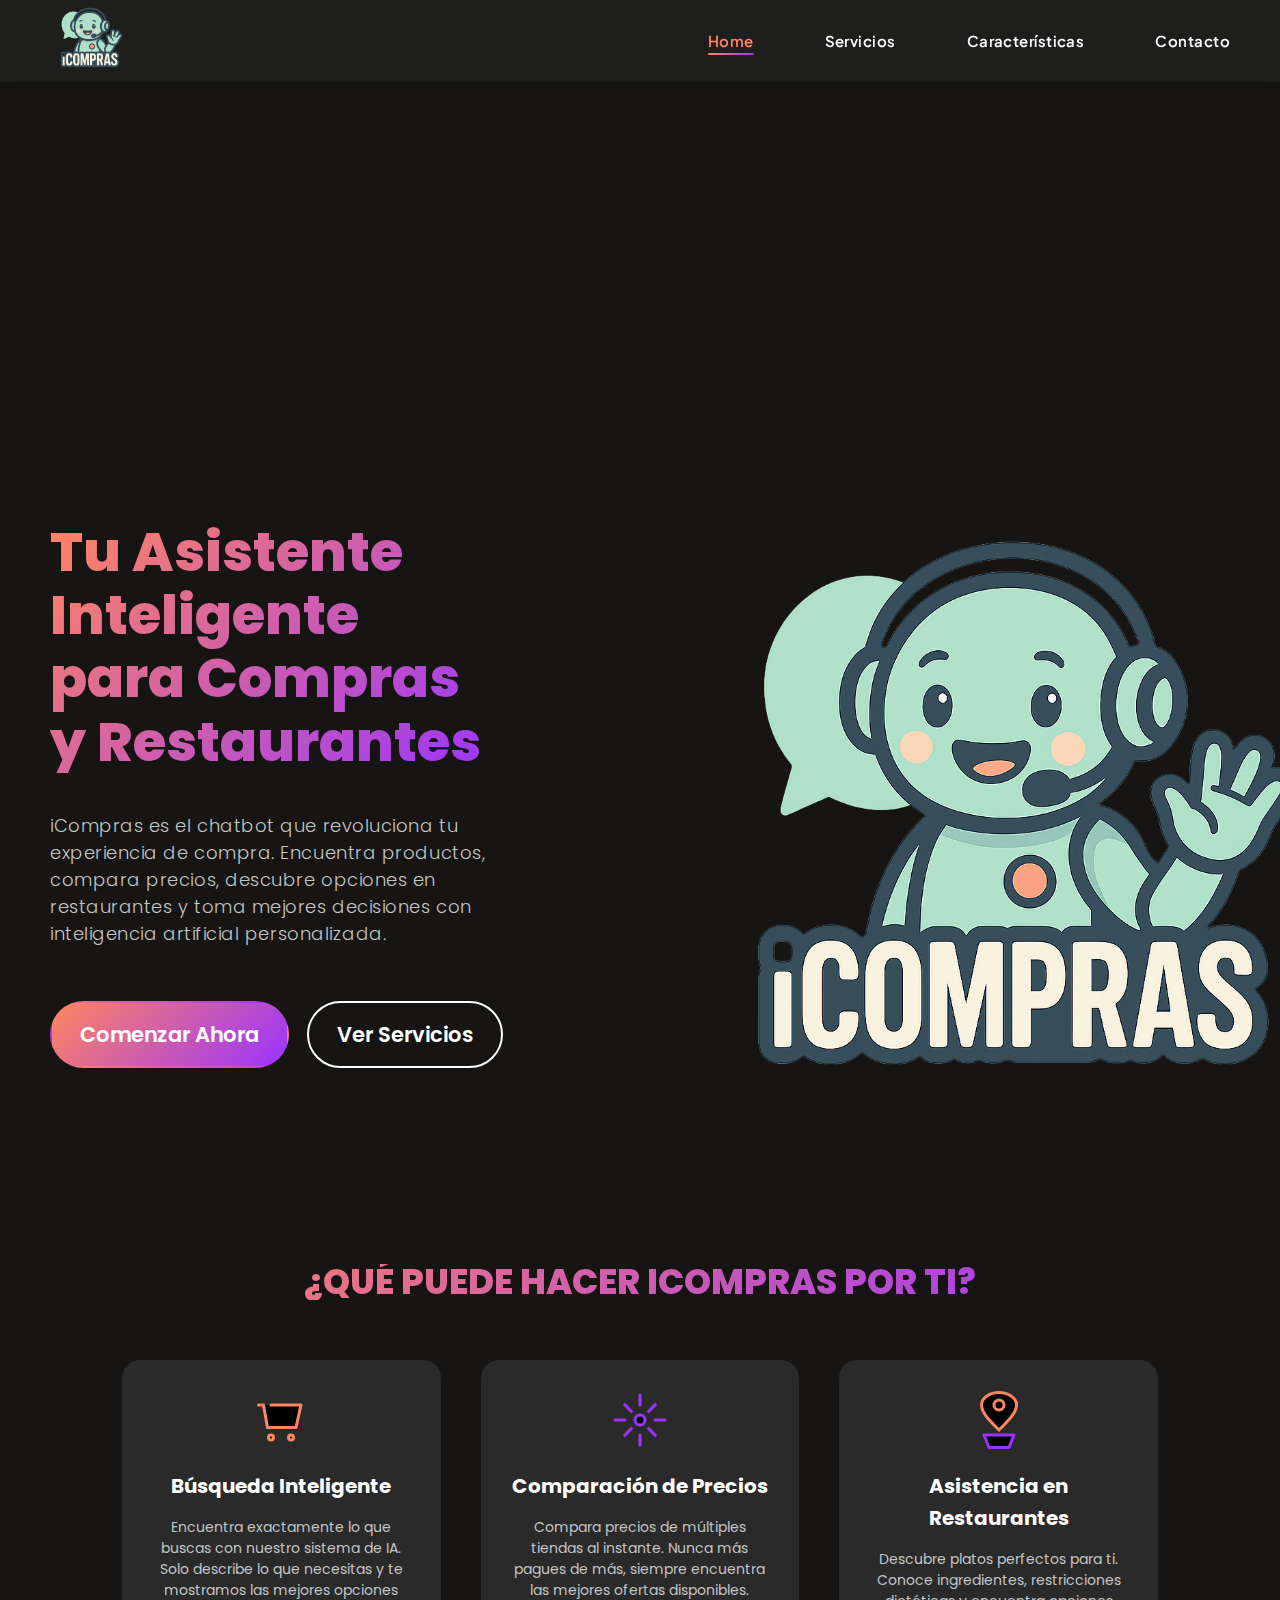
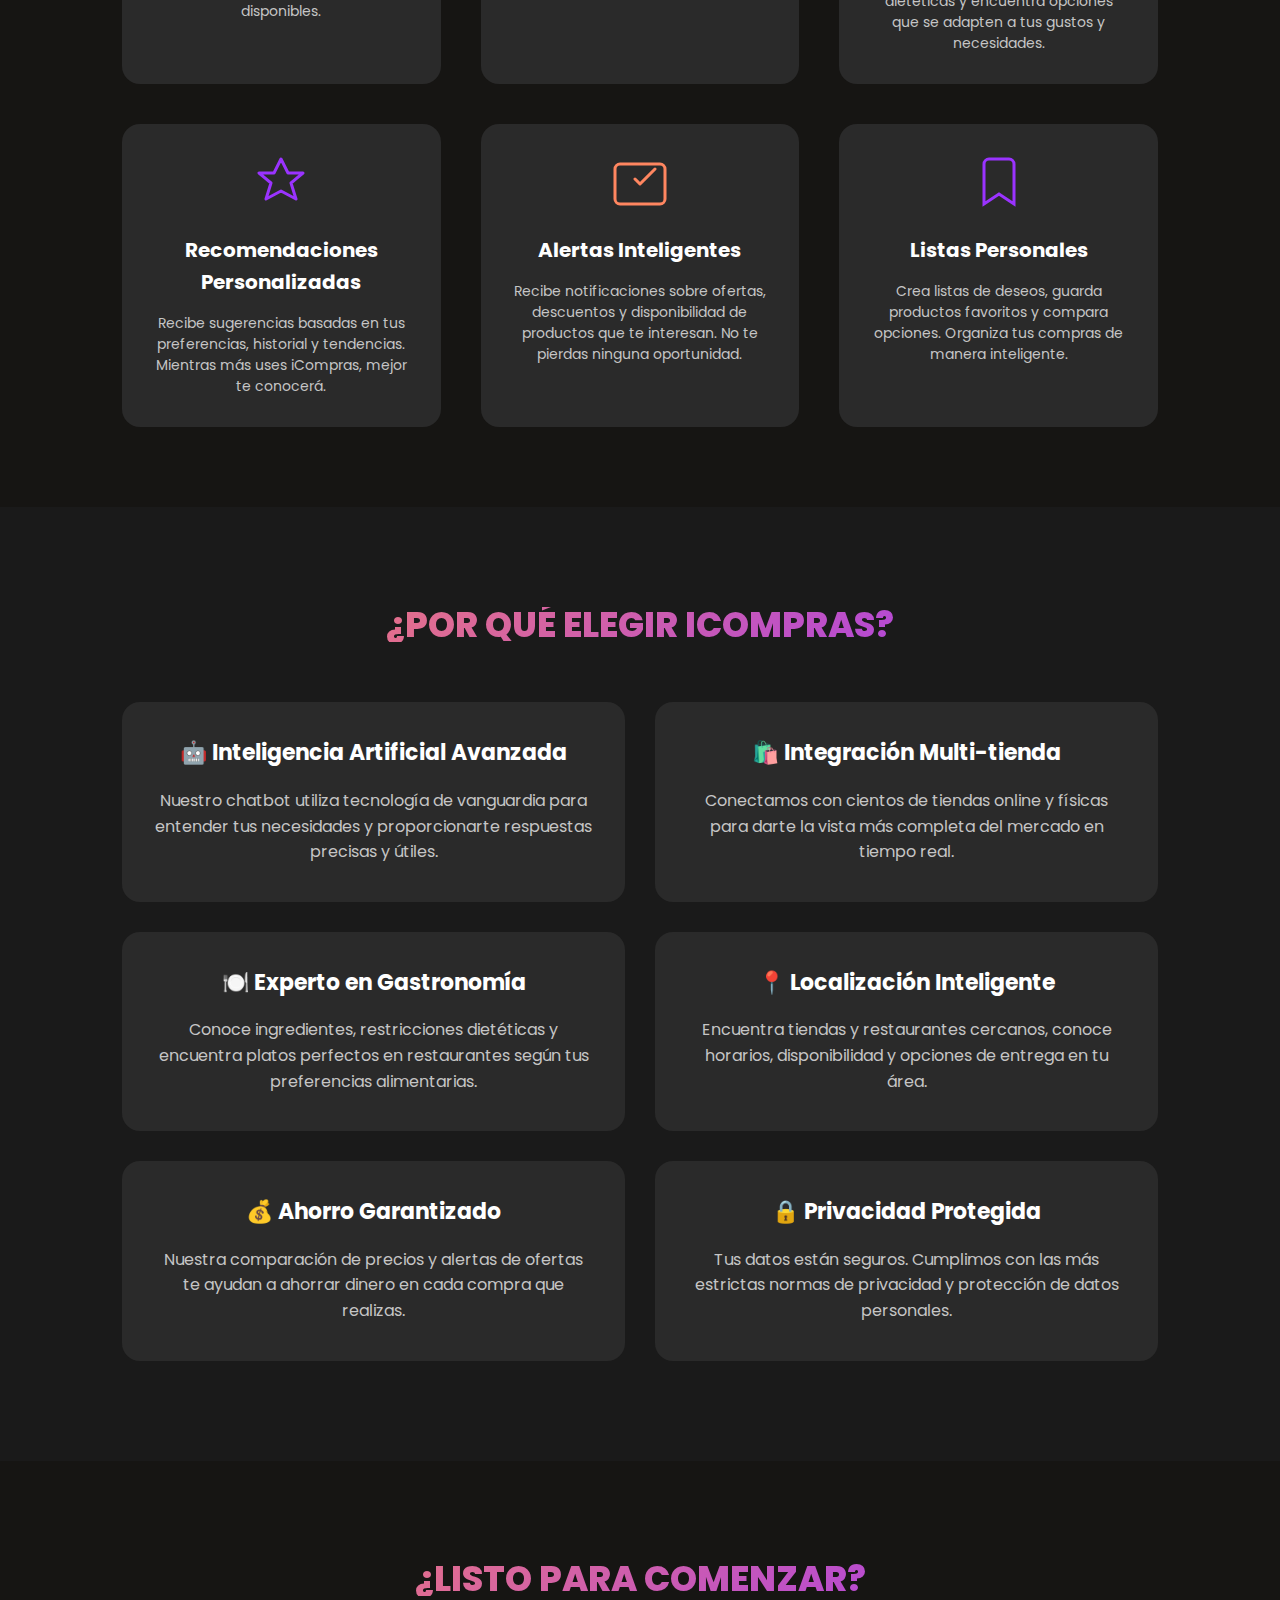
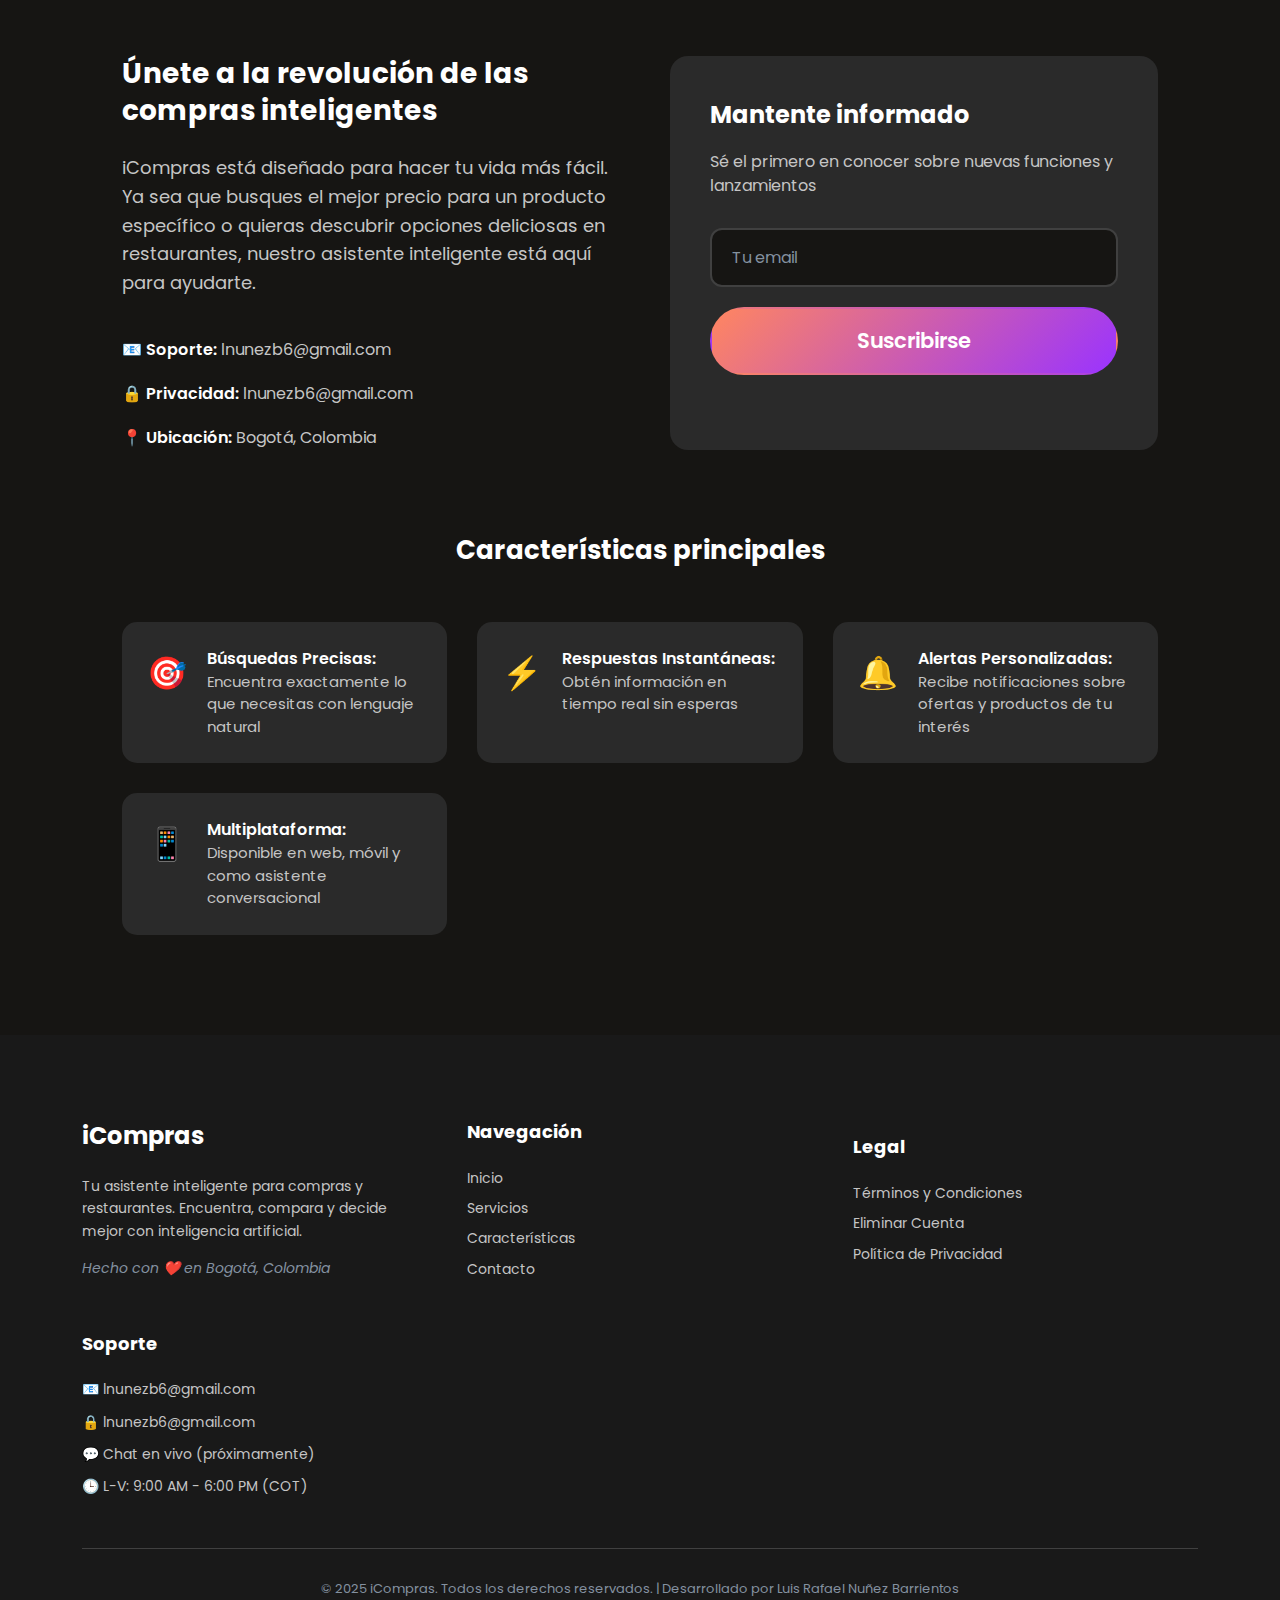
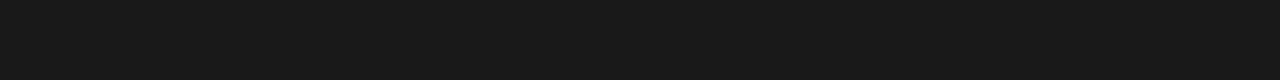
<file: index.html>
<!DOCTYPE html>
<html lang="es">
<head>
    <meta charset="UTF-8">
    <meta name="viewport" content="width=device-width, initial-scale=1.0">

    <!-- SEO Meta Tags -->
    <title>iCompras - Tu Asistente Inteligente de Compras y Restaurantes</title>
    <meta name="description" content="iCompras es el chatbot inteligente que te ayuda a encontrar productos, comparar precios y elegir opciones en restaurantes. Tu asistente personal para mejores decisiones de compra.">
    <meta name="keywords" content="chatbot compras, asistente inteligente, comparar precios, restaurantes, tiendas online, AI shopping, colombia">
    <meta name="author" content="Luis Rafael Nuñez Barrientos">

    <!-- Open Graph -->
    <meta property="og:title" content="iCompras - Tu Asistente Inteligente de Compras">
    <meta property="og:description" content="Encuentra productos, compara precios y descubre opciones en restaurantes con nuestro chatbot inteligente">
    <meta property="og:type" content="website">
    <meta property="og:url" content="https://icompras.app">
    <meta property="og:image" content="assets/img/new_logo.png">
    <meta property="og:locale" content="es_ES">

    <!-- Twitter Card -->
    <meta name="twitter:card" content="summary_large_image">
    <meta name="twitter:title" content="iCompras - Asistente Inteligente de Compras">
    <meta name="twitter:description" content="Tu chatbot personal para mejores decisiones de compra">
    <meta name="twitter:image" content="assets/img/new_logo.png">

    <!-- Favicon -->
    <link rel="icon" type="image/png" href="assets/img/new_logo.png">
    <link rel="apple-touch-icon" href="assets/img/new_logo.png">

    <!-- Fonts -->
    <link rel="preconnect" href="https://fonts.googleapis.com">
    <link rel="preconnect" href="https://fonts.gstatic.com" crossorigin>
    <link href="https://fonts.googleapis.com/css2?family=Poppins:wght@300;400;600;700;800&family=Plus+Jakarta+Sans:wght@600&family=Inter:wght@800&display=swap" rel="stylesheet">

    <!-- Stylesheets -->
    <link rel="stylesheet" href="assets/css/styles.css">

    <!-- JSON-LD Schema -->
    <script type="application/ld+json">
    {
        "@context": "https://schema.org",
        "@type": "SoftwareApplication",
        "name": "iCompras",
        "description": "Chatbot inteligente para asistencia en compras y restaurantes",
        "url": "https://icompras.app",
        "applicationCategory": "BusinessApplication",
        "operatingSystem": "Android, iOS, Web",
        "offers": {
            "@type": "Offer",
            "price": "0",
            "priceCurrency": "USD"
        },
        "author": {
            "@type": "Person",
            "name": "Luis Rafael Nuñez Barrientos"
        }
    }
    </script>
</head>
<body>
    <!-- Header -->
    <header class="header">
        <div class="navbar">
            <img src="assets/img/new_logo.png" alt="iCompras Logo" class="logo">
            <nav>
                <a href="#home" class="nav-active">Home</a>
                <a href="#services">Servicios</a>
                <a href="#features">Características</a>
                <a href="#contact">Contacto</a>
            </nav>
        </div>
    </header>

    <main class="main">
        <!-- Hero Section -->
        <section id="home" class="hero">
            <div class="hero-content">
                <div class="hero-text">
                    <h1 class="hero-title">Tu Asistente Inteligente para Compras y Restaurantes</h1>
                    <p class="hero-description">
                        iCompras es el chatbot que revoluciona tu experiencia de compra. Encuentra productos,
                        compara precios, descubre opciones en restaurantes y toma mejores decisiones con
                        inteligencia artificial personalizada.
                    </p>
                    <div class="hero-buttons">
                        <a href="#contact" class="btn btn-primary">Comenzar Ahora</a>
                        <a href="#services" class="btn btn-secondary">Ver Servicios</a>
                    </div>
                </div>
                <div class="hero-logo">
                    <img src="assets/img/new_logo.png" alt="iCompras Logo" class="hero-logo-img">
                </div>
            </div>
        </section>

        <!-- Services Section -->
        <section id="services" class="services">
            <div class="container">
                <h2 class="section-title services-title">¿Qué puede hacer iCompras por ti?</h2>
                <div class="services-grid">
                    <div class="service-card">
                        <div class="service-icon">
                            <svg width="60" height="60" viewBox="0 0 60 60" xmlns="http://www.w3.org/2000/svg">
                                <path d="M7.5 15H12.5L16.5 37.5H45L50 15H20" stroke="#FF8660" stroke-width="3" stroke-linecap="round" stroke-linejoin="round"/>
                                <circle cx="20" cy="47.5" r="2.5" stroke="#FF8660" stroke-width="3"/>
                                <circle cx="40" cy="47.5" r="2.5" stroke="#FF8660" stroke-width="3"/>
                            </svg>
                        </div>
                        <h3 class="service-title">Búsqueda Inteligente</h3>
                        <p class="service-description">
                            Encuentra exactamente lo que buscas con nuestro sistema de IA. Solo describe lo que necesitas
                            y te mostramos las mejores opciones disponibles.
                        </p>
                    </div>

                    <div class="service-card">
                        <div class="service-icon">
                            <svg width="60" height="60" viewBox="0 0 60 60" xmlns="http://www.w3.org/2000/svg">
                                <path d="M30 5V15M30 45V55M15 30H5M55 30H45M45.36 45.36L38.64 38.64M21.36 21.36L14.64 14.64M45.36 14.64L38.64 21.36M21.36 38.64L14.64 45.36" stroke="#9A33FF" stroke-width="3" stroke-linecap="round"/>
                                <circle cx="30" cy="30" r="5" stroke="#9A33FF" stroke-width="3"/>
                            </svg>
                        </div>
                        <h3 class="service-title">Comparación de Precios</h3>
                        <p class="service-description">
                            Compara precios de múltiples tiendas al instante. Nunca más pagues de más,
                            siempre encuentra las mejores ofertas disponibles.
                        </p>
                    </div>

                    <div class="service-card">
                        <div class="service-icon">
                            <svg width="60" height="60" viewBox="0 0 60 60" xmlns="http://www.w3.org/2000/svg">
                                <path d="M30 2.5C38.75 2.5 47.5 7.5 47.5 15C47.5 22.5 40 30 30 40C20 30 12.5 22.5 12.5 15C12.5 7.5 21.25 2.5 30 2.5Z" stroke="#FF8660" stroke-width="3"/>
                                <path d="M30 20C32.7614 20 35 17.7614 35 15C35 12.2386 32.7614 10 30 10C27.2386 10 25 12.2386 25 15C25 17.7614 27.2386 20 30 20Z" stroke="#FF8660" stroke-width="3"/>
                                <path d="M15 45H45L40 57.5H20L15 45Z" stroke="#9A33FF" stroke-width="3" stroke-linejoin="round"/>
                            </svg>
                        </div>
                        <h3 class="service-title">Asistencia en Restaurantes</h3>
                        <p class="service-description">
                            Descubre platos perfectos para ti. Conoce ingredientes, restricciones dietéticas
                            y encuentra opciones que se adapten a tus gustos y necesidades.
                        </p>
                    </div>

                    <div class="service-card">
                        <div class="service-icon">
                            <svg width="60" height="60" viewBox="0 0 60 60" xmlns="http://www.w3.org/2000/svg">
                                <path d="M30 5L37 19H52L40 29L45 45L30 37L15 45L20 29L8 19H23L30 5Z" stroke="#9A33FF" stroke-width="3" stroke-linejoin="round" fill="none"/>
                            </svg>
                        </div>
                        <h3 class="service-title">Recomendaciones Personalizadas</h3>
                        <p class="service-description">
                            Recibe sugerencias basadas en tus preferencias, historial y tendencias.
                            Mientras más uses iCompras, mejor te conocerá.
                        </p>
                    </div>

                    <div class="service-card">
                        <div class="service-icon">
                            <svg width="60" height="60" viewBox="0 0 60 60" xmlns="http://www.w3.org/2000/svg">
                                <path d="M5 45V15C5 12.2386 7.23858 10 10 10H50C52.7614 10 55 12.2386 55 15V45C55 47.7614 52.7614 50 50 50H10C7.23858 50 5 47.7614 5 45Z" stroke="#FF8660" stroke-width="3" fill="none"/>
                                <path d="M25 25L30 30L45 15" stroke="#FF8660" stroke-width="3" stroke-linecap="round" stroke-linejoin="round" fill="none"/>
                            </svg>
                        </div>
                        <h3 class="service-title">Alertas Inteligentes</h3>
                        <p class="service-description">
                            Recibe notificaciones sobre ofertas, descuentos y disponibilidad de productos
                            que te interesan. No te pierdas ninguna oportunidad.
                        </p>
                    </div>

                    <div class="service-card">
                        <div class="service-icon">
                            <svg width="60" height="60" viewBox="0 0 60 60" xmlns="http://www.w3.org/2000/svg">
                                <path d="M45 10V50L30 40L15 50V10C15 7.23858 17.2386 5 20 5H40C42.7614 5 45 7.23858 45 10Z" stroke="#9A33FF" stroke-width="3" fill="none"/>
                            </svg>
                        </div>
                        <h3 class="service-title">Listas Personales</h3>
                        <p class="service-description">
                            Crea listas de deseos, guarda productos favoritos y compara opciones.
                            Organiza tus compras de manera inteligente.
                        </p>
                    </div>
                </div>
            </div>
        </section>

        <!-- Features Section -->
        <section id="features" class="features">
            <div class="container">
                <h2 class="section-title">¿Por qué elegir iCompras?</h2>

                <div class="features-grid">
                    <div class="feature-card">
                        <h3 class="feature-title">🤖 Inteligencia Artificial Avanzada</h3>
                        <p class="feature-description">
                            Nuestro chatbot utiliza tecnología de vanguardia para entender tus necesidades
                            y proporcionarte respuestas precisas y útiles.
                        </p>
                    </div>

                    <div class="feature-card">
                        <h3 class="feature-title">🛍️ Integración Multi-tienda</h3>
                        <p class="feature-description">
                            Conectamos con cientos de tiendas online y físicas para darte la vista más
                            completa del mercado en tiempo real.
                        </p>
                    </div>

                    <div class="feature-card">
                        <h3 class="feature-title">🍽️ Experto en Gastronomía</h3>
                        <p class="feature-description">
                            Conoce ingredientes, restricciones dietéticas y encuentra platos perfectos
                            en restaurantes según tus preferencias alimentarias.
                        </p>
                    </div>

                    <div class="feature-card">
                        <h3 class="feature-title">📍 Localización Inteligente</h3>
                        <p class="feature-description">
                            Encuentra tiendas y restaurantes cercanos, conoce horarios, disponibilidad
                            y opciones de entrega en tu área.
                        </p>
                    </div>

                    <div class="feature-card">
                        <h3 class="feature-title">💰 Ahorro Garantizado</h3>
                        <p class="feature-description">
                            Nuestra comparación de precios y alertas de ofertas te ayudan a ahorrar
                            dinero en cada compra que realizas.
                        </p>
                    </div>

                    <div class="feature-card">
                        <h3 class="feature-title">🔒 Privacidad Protegida</h3>
                        <p class="feature-description">
                            Tus datos están seguros. Cumplimos con las más estrictas normas de
                            privacidad y protección de datos personales.
                        </p>
                    </div>
                </div>
            </div>
        </section>

        <!-- Contact Section -->
        <section id="contact" class="contact">
            <div class="container">
                <h2 class="section-title">¿Listo para comenzar?</h2>
                <div class="contact-content">
                    <div class="contact-info">
                        <h3>Únete a la revolución de las compras inteligentes</h3>
                        <p>
                            iCompras está diseñado para hacer tu vida más fácil. Ya sea que busques el mejor
                            precio para un producto específico o quieras descubrir opciones deliciosas en
                            restaurantes, nuestro asistente inteligente está aquí para ayudarte.
                        </p>

                        <div class="contact-details">
                            <div class="contact-item">
                                <strong>📧 Soporte:</strong> lnunezb6@gmail.com
                            </div>
                            <div class="contact-item">
                                <strong>🔒 Privacidad:</strong> lnunezb6@gmail.com
                            </div>
                            <div class="contact-item">
                                <strong>📍 Ubicación:</strong> Bogotá, Colombia
                            </div>
                        </div>
                    </div>

                    <div class="contact-form">
                        <h4>Mantente informado</h4>
                        <p>Sé el primero en conocer sobre nuevas funciones y lanzamientos</p>
                        <form class="newsletter-form">
                            <label>
                                <input type="email" placeholder="Tu email" required>
                            </label>
                            <button type="submit" class="btn btn-primary">Suscribirse</button>
                        </form>
                    </div>
                </div>

                <div class="app-features">
                    <h3>Características principales</h3>
                    <div class="features-list">
                        <div class="feature-item">
                            <span class="feature-emoji">🎯</span>
                            <div>
                                <strong>Búsquedas Precisas:</strong> Encuentra exactamente lo que necesitas con lenguaje natural
                            </div>
                        </div>
                        <div class="feature-item">
                            <span class="feature-emoji">⚡</span>
                            <div>
                                <strong>Respuestas Instantáneas:</strong> Obtén información en tiempo real sin esperas
                            </div>
                        </div>
                        <div class="feature-item">
                            <span class="feature-emoji">🔔</span>
                            <div>
                                <strong>Alertas Personalizadas:</strong> Recibe notificaciones sobre ofertas y productos de tu interés
                            </div>
                        </div>
                        <div class="feature-item">
                            <span class="feature-emoji">📱</span>
                            <div>
                                <strong>Multiplataforma:</strong> Disponible en web, móvil y como asistente conversacional
                            </div>
                        </div>
                    </div>
                </div>
            </div>
        </section>
    </main>

    <!-- Footer -->
    <footer class="footer">
        <div class="container">
            <div class="footer__content">
                <div class="footer__section">
                    <h3>iCompras</h3>
                    <p>Tu asistente inteligente para compras y restaurantes. Encuentra, compara y decide mejor con inteligencia artificial.</p>
                    <p class="footer__tagline">Hecho con ❤️ en Bogotá, Colombia</p>
                </div>
                <div class="footer__section">
                    <h4>Navegación</h4>
                    <a href="#home">Inicio</a>
                    <a href="#services">Servicios</a>
                    <a href="#features">Características</a>
                    <a href="#contact">Contacto</a>
                </div>
                <div class="footer__section">
                    <h4>Legal</h4>
                    <a href="terms_and_conditions.html">Términos y Condiciones</a>
                    <a href="delete_account.html">Eliminar Cuenta</a>
                    <a href="mailto:lnunezb6@gmail.com">Política de Privacidad</a>
                </div>
                <div class="footer__section">
                    <h4>Soporte</h4>
                    <p>📧 lnunezb6@gmail.com</p>
                    <p>🔒 lnunezb6@gmail.com</p>
                    <p>💬 Chat en vivo (próximamente)</p>
                    <p>🕒 L-V: 9:00 AM - 6:00 PM (COT)</p>
                </div>
            </div>
            <div class="footer__bottom">
                <p>&copy; 2025 iCompras. Todos los derechos reservados. | Desarrollado por Luis Rafael Nuñez Barrientos</p>
            </div>
        </div>
    </footer>

    <!-- JavaScript para navegación suave y interacciones -->
    <script>
        // Navegación suave
        document.querySelectorAll('a[href^="#"]').forEach(anchor => {
            anchor.addEventListener('click', function (e) {
                e.preventDefault();
                const target = document.querySelector(this.getAttribute('href'));
                if (target) {
                    target.scrollIntoView({
                        behavior: 'smooth',
                        block: 'start'
                    });
                }
            });
        });

        // Destacar sección activa en la navegación
        window.addEventListener('scroll', function() {
            const sections = document.querySelectorAll('section[id]');
            const navLinks = document.querySelectorAll('.navbar nav a[href^="#"]');

            let currentSection = '';
            sections.forEach(section => {
                const sectionTop = section.offsetTop - 100;
                if (window.scrollY >= sectionTop) {
                    currentSection = section.getAttribute('id');
                }
            });

            navLinks.forEach(link => {
                link.classList.remove('nav-active');
                if (link.getAttribute('href') === `#${currentSection}`) {
                    link.classList.add('nav-active');
                }
            });
        });
    </script>
</body>
</html>
</file>
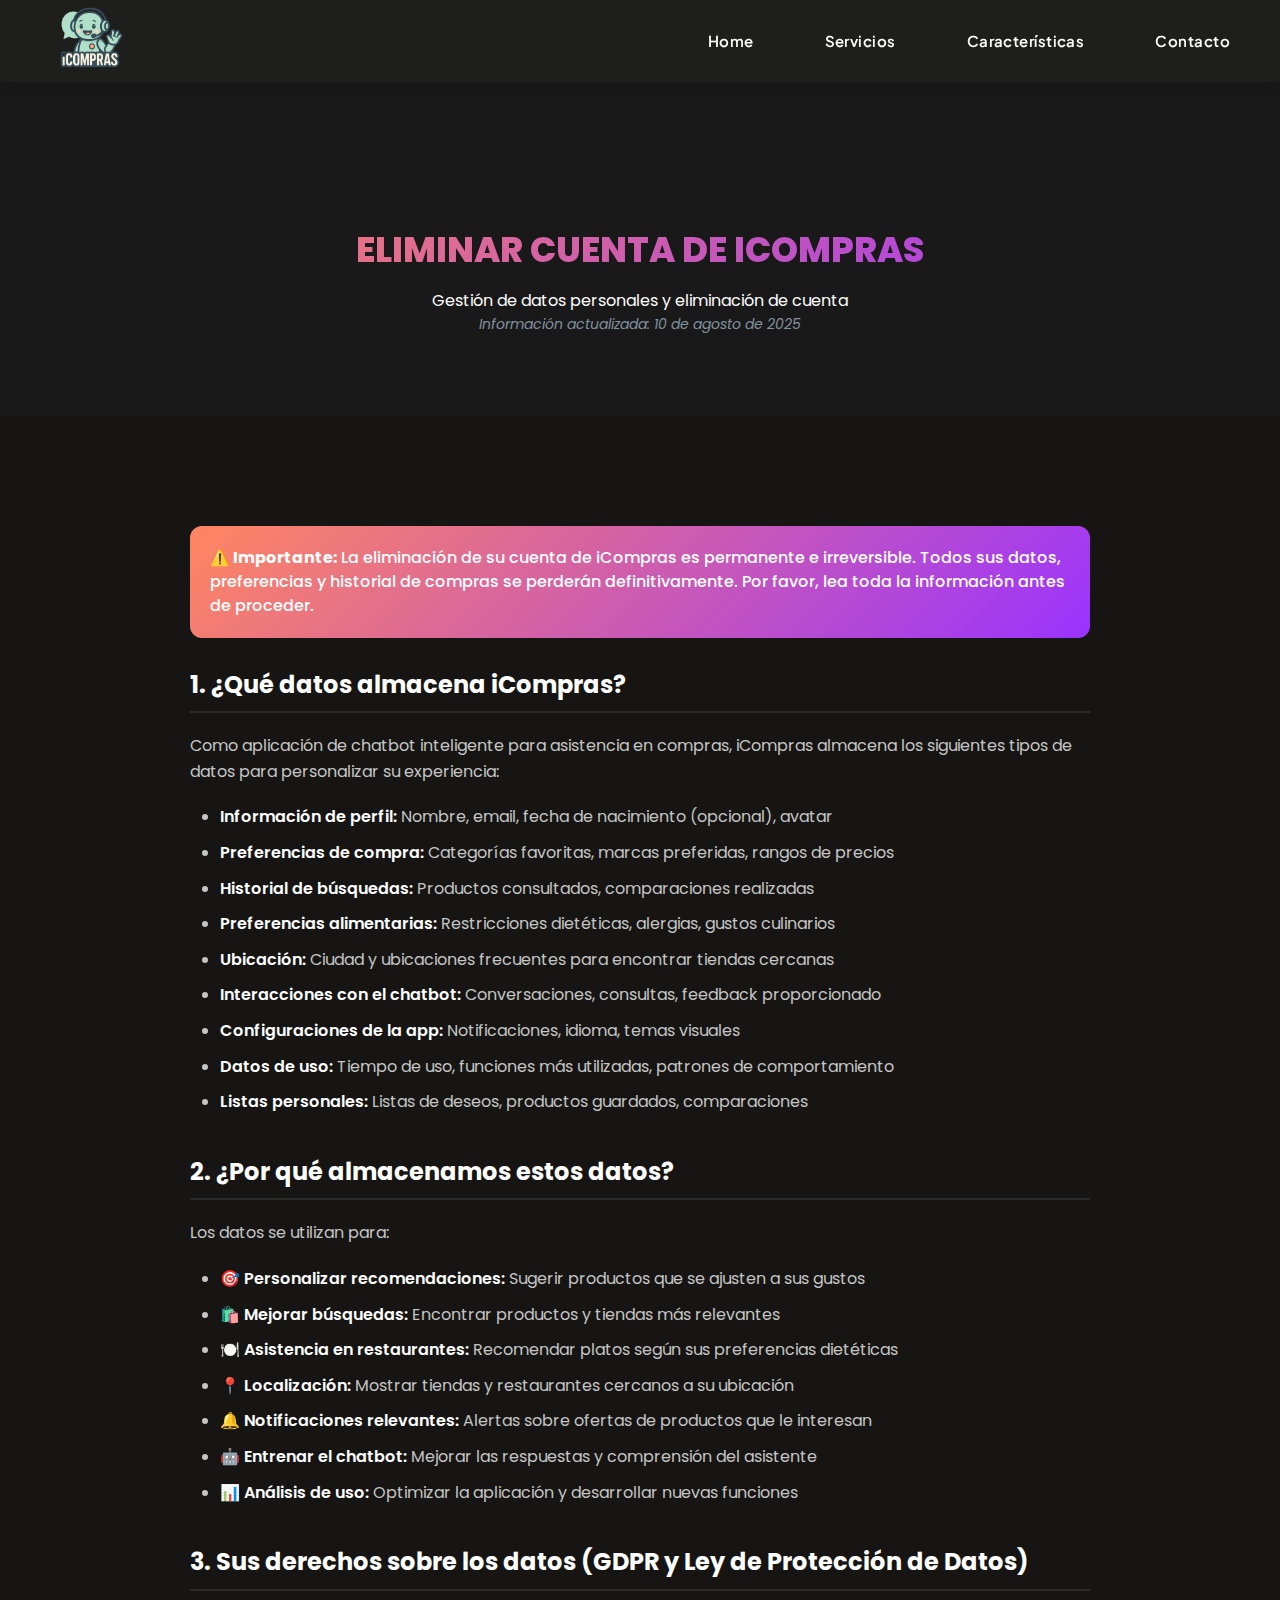
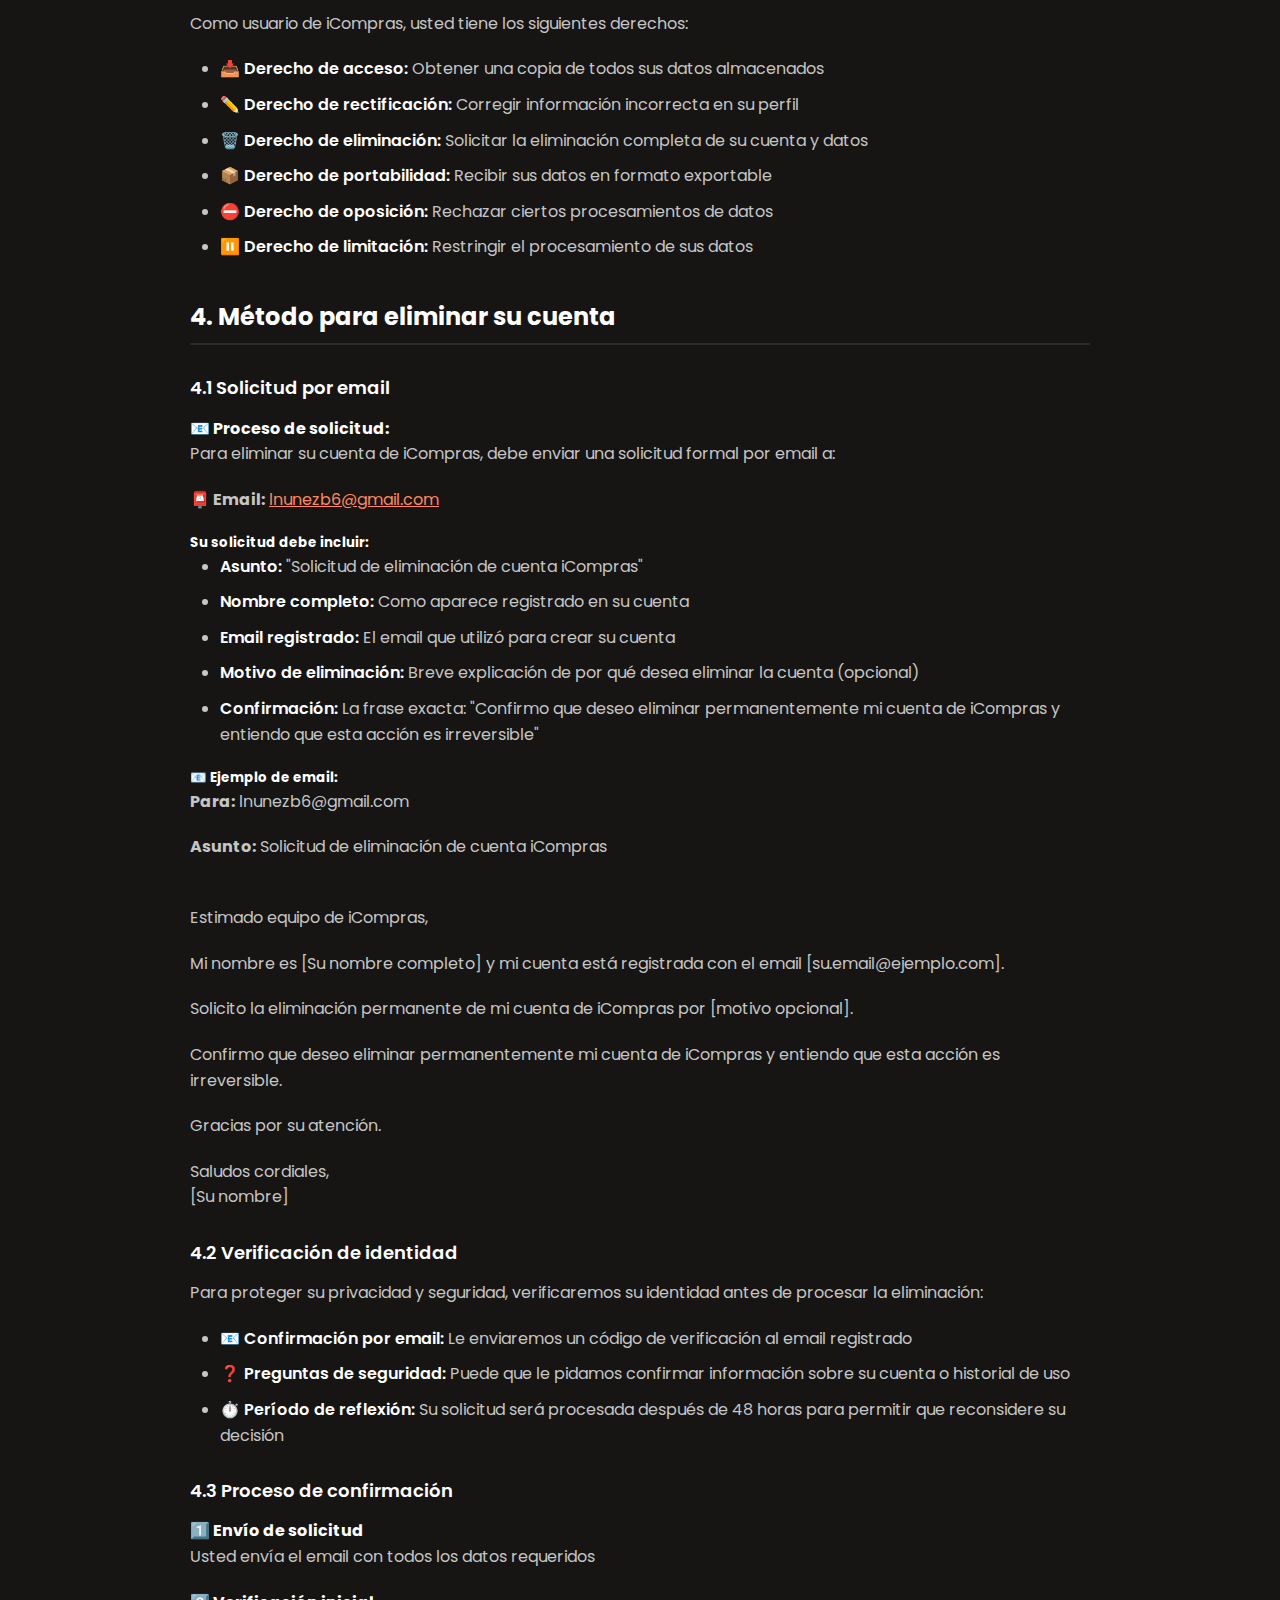
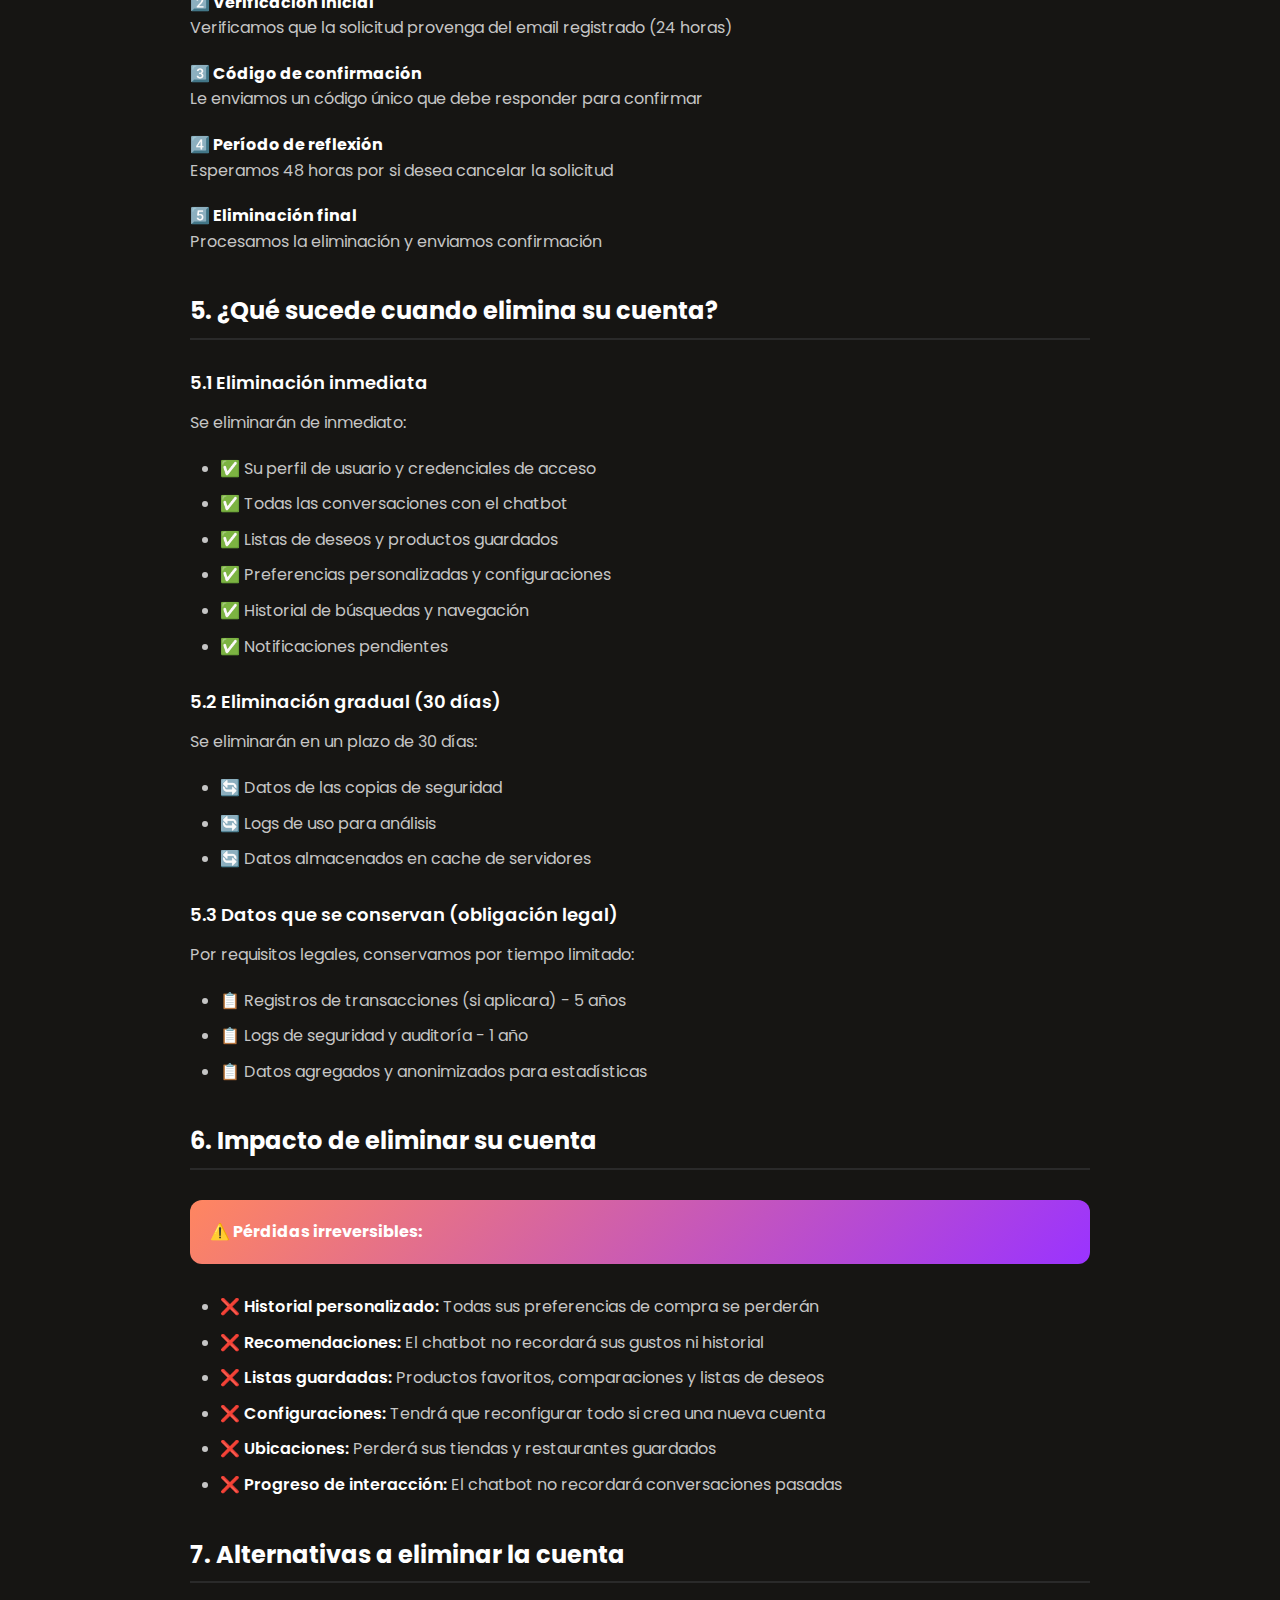
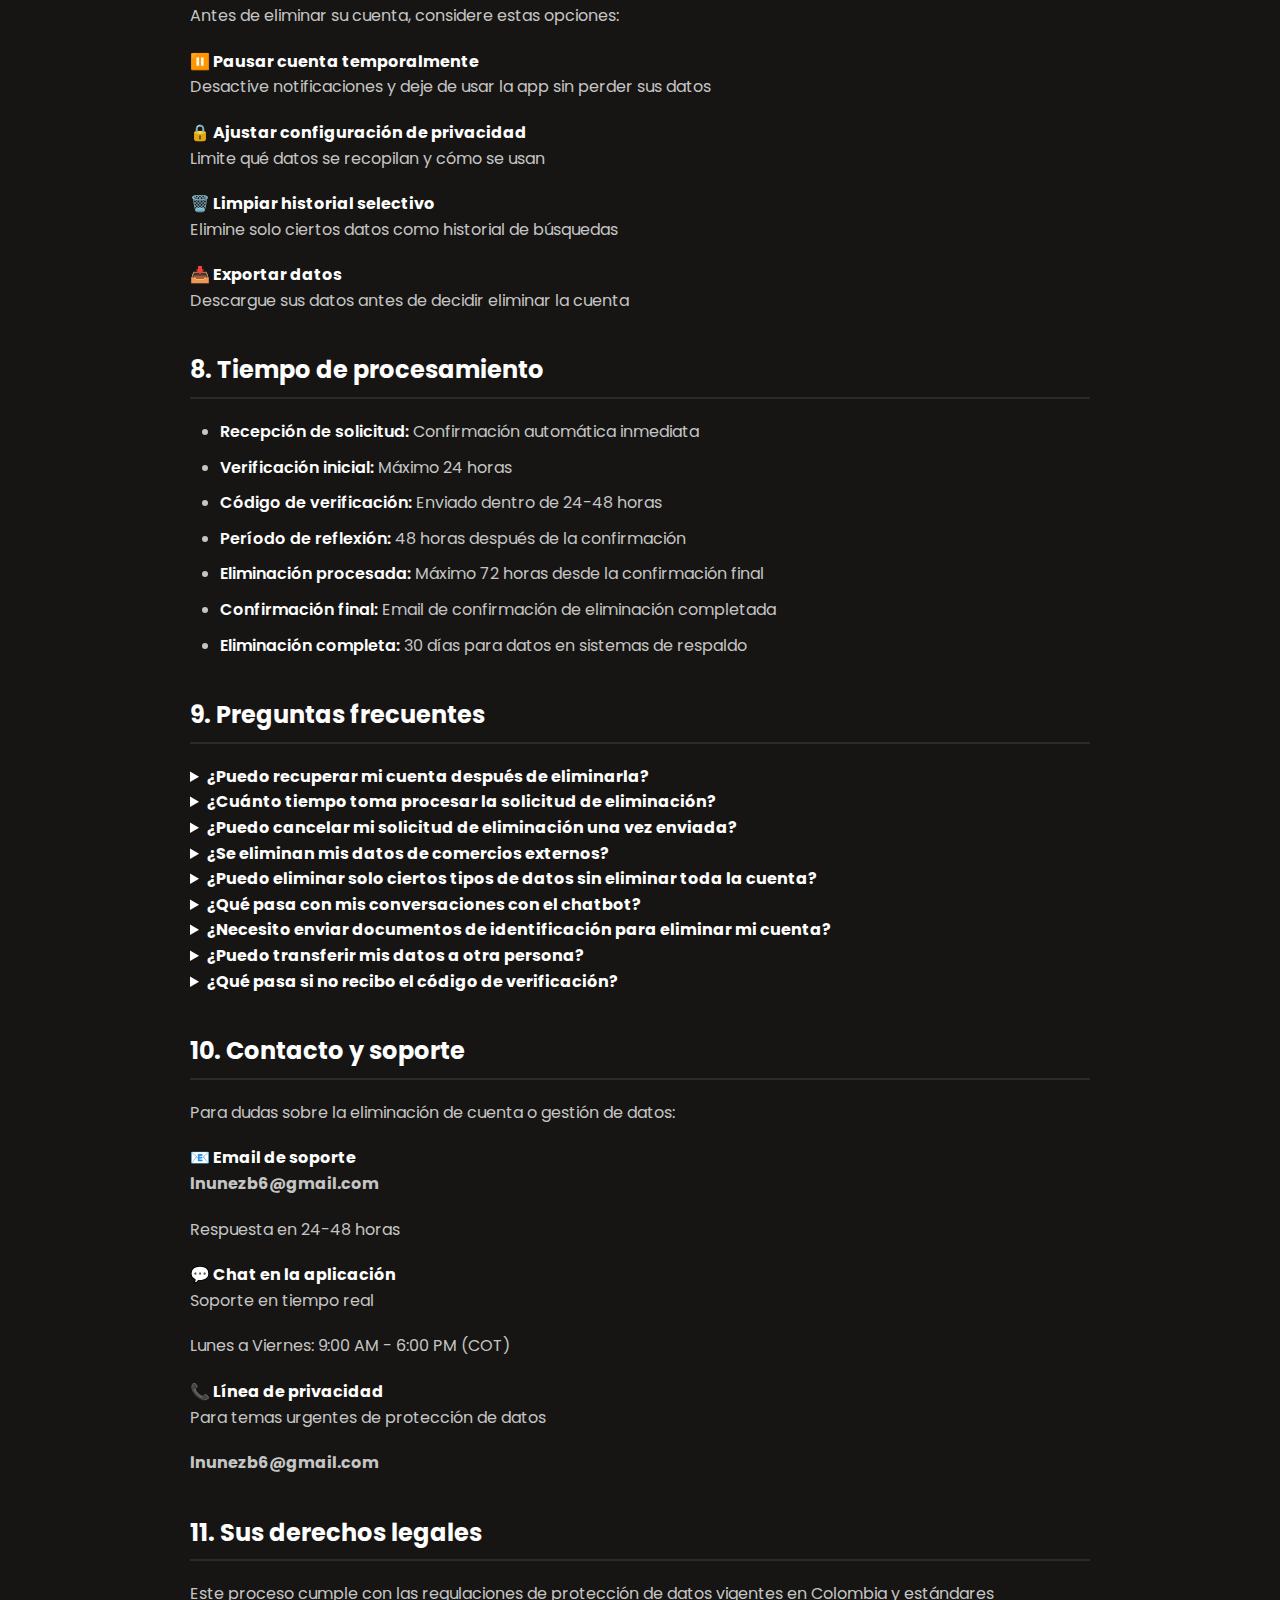
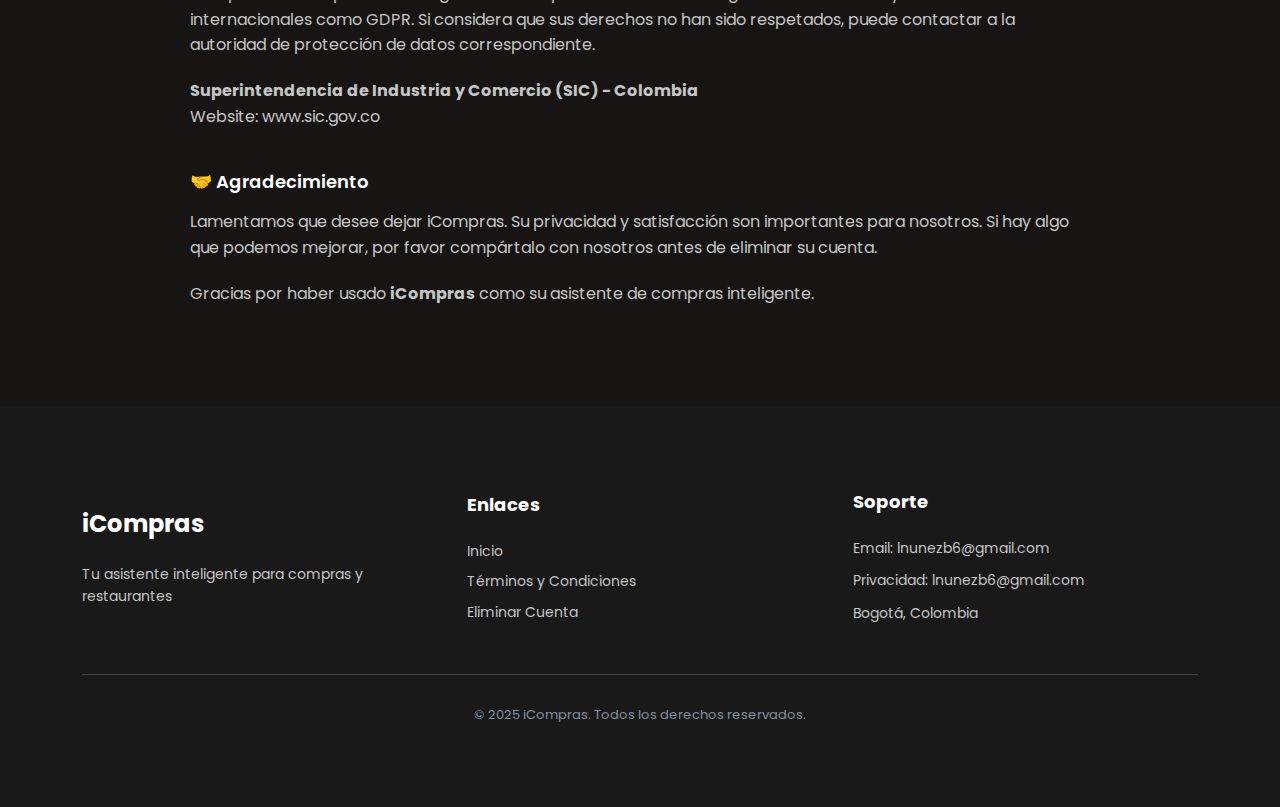
<file: delete_account.html>
<!DOCTYPE html>
<html lang="es">
<head>
    <meta charset="UTF-8">
    <meta name="viewport" content="width=device-width, initial-scale=1.0">

    <!-- SEO Meta Tags -->
    <title>Eliminar Cuenta - iCompras Chatbot Asistente</title>
    <meta name="description" content="Información sobre cómo eliminar su cuenta y datos personales de iCompras, el chatbot inteligente de asistencia en compras">
    <meta name="robots" content="noindex, nofollow">

    <!-- Favicon -->
    <link rel="icon" type="image/png" href="assets/img/new_logo.png">
    <link rel="apple-touch-icon" href="assets/img/new_logo.png">

    <!-- Fonts -->
    <link rel="preconnect" href="https://fonts.googleapis.com">
    <link rel="preconnect" href="https://fonts.gstatic.com" crossorigin>
    <link href="https://fonts.googleapis.com/css2?family=Poppins:wght@300;400;600;700;800&family=Plus+Jakarta+Sans:wght@600&family=Inter:wght@800&display=swap" rel="stylesheet">

    <!-- Stylesheets -->
    <link rel="stylesheet" href="assets/css/styles.css">
</head>
<body>
    <!-- Header -->
    <header class="header">
        <div class="navbar">
            <img src="assets/img/new_logo.png" alt="Logo" class="logo">
            <nav>
                <a href="index.html#home">Home</a>
                <a href="index.html#services">Servicios</a>
                <a href="index.html#features">Características</a>
                <a href="index.html#contact">Contacto</a>
            </nav>
        </div>
    </header>

    <main>
        <!-- Page Header -->
        <div class="page-header">
            <div class="container">
                <h1 class="page-header__title">Eliminar Cuenta de iCompras</h1>
                <p class="page-header__subtitle">Gestión de datos personales y eliminación de cuenta</p>
                <p class="page-header__updated">Información actualizada: 10 de agosto de 2025</p>
            </div>
        </div>

        <!-- Page Content -->
        <div class="page-content">
            <div class="container">
                <div class="notice notice--warning">
                    <strong>⚠️ Importante:</strong> La eliminación de su cuenta de iCompras es permanente e irreversible.
                    Todos sus datos, preferencias y historial de compras se perderán definitivamente.
                    Por favor, lea toda la información antes de proceder.
                </div>

                <section>
                    <h2>1. ¿Qué datos almacena iCompras?</h2>
                    <p>
                        Como aplicación de chatbot inteligente para asistencia en compras, iCompras almacena
                        los siguientes tipos de datos para personalizar su experiencia:
                    </p>
                    <ul>
                        <li><strong>Información de perfil:</strong> Nombre, email, fecha de nacimiento (opcional), avatar</li>
                        <li><strong>Preferencias de compra:</strong> Categorías favoritas, marcas preferidas, rangos de precios</li>
                        <li><strong>Historial de búsquedas:</strong> Productos consultados, comparaciones realizadas</li>
                        <li><strong>Preferencias alimentarias:</strong> Restricciones dietéticas, alergias, gustos culinarios</li>
                        <li><strong>Ubicación:</strong> Ciudad y ubicaciones frecuentes para encontrar tiendas cercanas</li>
                        <li><strong>Interacciones con el chatbot:</strong> Conversaciones, consultas, feedback proporcionado</li>
                        <li><strong>Configuraciones de la app:</strong> Notificaciones, idioma, temas visuales</li>
                        <li><strong>Datos de uso:</strong> Tiempo de uso, funciones más utilizadas, patrones de comportamiento</li>
                        <li><strong>Listas personales:</strong> Listas de deseos, productos guardados, comparaciones</li>
                    </ul>
                </section>

                <section>
                    <h2>2. ¿Por qué almacenamos estos datos?</h2>
                    <p>Los datos se utilizan para:</p>
                    <ul>
                        <li>🎯 <strong>Personalizar recomendaciones:</strong> Sugerir productos que se ajusten a sus gustos</li>
                        <li>🛍️ <strong>Mejorar búsquedas:</strong> Encontrar productos y tiendas más relevantes</li>
                        <li>🍽️ <strong>Asistencia en restaurantes:</strong> Recomendar platos según sus preferencias dietéticas</li>
                        <li>📍 <strong>Localización:</strong> Mostrar tiendas y restaurantes cercanos a su ubicación</li>
                        <li>🔔 <strong>Notificaciones relevantes:</strong> Alertas sobre ofertas de productos que le interesan</li>
                        <li>🤖 <strong>Entrenar el chatbot:</strong> Mejorar las respuestas y comprensión del asistente</li>
                        <li>📊 <strong>Análisis de uso:</strong> Optimizar la aplicación y desarrollar nuevas funciones</li>
                    </ul>
                </section>

                <section>
                    <h2>3. Sus derechos sobre los datos (GDPR y Ley de Protección de Datos)</h2>
                    <p>Como usuario de iCompras, usted tiene los siguientes derechos:</p>
                    <ul>
                        <li><strong>📥 Derecho de acceso:</strong> Obtener una copia de todos sus datos almacenados</li>
                        <li><strong>✏️ Derecho de rectificación:</strong> Corregir información incorrecta en su perfil</li>
                        <li><strong>🗑️ Derecho de eliminación:</strong> Solicitar la eliminación completa de su cuenta y datos</li>
                        <li><strong>📦 Derecho de portabilidad:</strong> Recibir sus datos en formato exportable</li>
                        <li><strong>⛔ Derecho de oposición:</strong> Rechazar ciertos procesamientos de datos</li>
                        <li><strong>⏸️ Derecho de limitación:</strong> Restringir el procesamiento de sus datos</li>
                    </ul>
                </section>

                <section>
                    <h2>4. Método para eliminar su cuenta</h2>

                    <h3>4.1 Solicitud por email</h3>
                    <div class="method-card">
                        <h4>📧 Proceso de solicitud:</h4>
                        <p>Para eliminar su cuenta de iCompras, debe enviar una solicitud formal por email a:</p>
                        <p><strong>📮 Email:</strong> <a href="mailto:lnunezb6@gmail.com">lnunezb6@gmail.com</a></p>

                        <h5>Su solicitud debe incluir:</h5>
                        <ul>
                            <li><strong>Asunto:</strong> "Solicitud de eliminación de cuenta iCompras"</li>
                            <li><strong>Nombre completo:</strong> Como aparece registrado en su cuenta</li>
                            <li><strong>Email registrado:</strong> El email que utilizó para crear su cuenta</li>
                            <li><strong>Motivo de eliminación:</strong> Breve explicación de por qué desea eliminar la cuenta (opcional)</li>
                            <li><strong>Confirmación:</strong> La frase exacta: "Confirmo que deseo eliminar permanentemente mi cuenta de iCompras y entiendo que esta acción es irreversible"</li>
                        </ul>

                        <h5>📧 Ejemplo de email:</h5>
                        <div class="email-example">
                            <p><strong>Para:</strong> lnunezb6@gmail.com</p>
                            <p><strong>Asunto:</strong> Solicitud de eliminación de cuenta iCompras</p>
                            <br>
                            <p>Estimado equipo de iCompras,</p>
                            <p>Mi nombre es [Su nombre completo] y mi cuenta está registrada con el email [su.email@ejemplo.com].</p>
                            <p>Solicito la eliminación permanente de mi cuenta de iCompras por [motivo opcional].</p>
                            <p>Confirmo que deseo eliminar permanentemente mi cuenta de iCompras y entiendo que esta acción es irreversible.</p>
                            <p>Gracias por su atención.</p>
                            <p>Saludos cordiales,<br>[Su nombre]</p>
                        </div>
                    </div>

                    <h3>4.2 Verificación de identidad</h3>
                    <p>
                        Para proteger su privacidad y seguridad, verificaremos su identidad antes de procesar la eliminación:
                    </p>
                    <ul>
                        <li><strong>📧 Confirmación por email:</strong> Le enviaremos un código de verificación al email registrado</li>
                        <li><strong>❓ Preguntas de seguridad:</strong> Puede que le pidamos confirmar información sobre su cuenta o historial de uso</li>
                        <li><strong>⏱️ Período de reflexión:</strong> Su solicitud será procesada después de 48 horas para permitir que reconsidere su decisión</li>
                    </ul>

                    <h3>4.3 Proceso de confirmación</h3>
                    <div class="process-steps">
                        <div class="step">
                            <h4>1️⃣ Envío de solicitud</h4>
                            <p>Usted envía el email con todos los datos requeridos</p>
                        </div>
                        <div class="step">
                            <h4>2️⃣ Verificación inicial</h4>
                            <p>Verificamos que la solicitud provenga del email registrado (24 horas)</p>
                        </div>
                        <div class="step">
                            <h4>3️⃣ Código de confirmación</h4>
                            <p>Le enviamos un código único que debe responder para confirmar</p>
                        </div>
                        <div class="step">
                            <h4>4️⃣ Período de reflexión</h4>
                            <p>Esperamos 48 horas por si desea cancelar la solicitud</p>
                        </div>
                        <div class="step">
                            <h4>5️⃣ Eliminación final</h4>
                            <p>Procesamos la eliminación y enviamos confirmación</p>
                        </div>
                    </div>
                </section>

                <section>
                    <h2>5. ¿Qué sucede cuando elimina su cuenta?</h2>

                    <h3>5.1 Eliminación inmediata</h3>
                    <p>Se eliminarán de inmediato:</p>
                    <ul>
                        <li>✅ Su perfil de usuario y credenciales de acceso</li>
                        <li>✅ Todas las conversaciones con el chatbot</li>
                        <li>✅ Listas de deseos y productos guardados</li>
                        <li>✅ Preferencias personalizadas y configuraciones</li>
                        <li>✅ Historial de búsquedas y navegación</li>
                        <li>✅ Notificaciones pendientes</li>
                    </ul>

                    <h3>5.2 Eliminación gradual (30 días)</h3>
                    <p>Se eliminarán en un plazo de 30 días:</p>
                    <ul>
                        <li>🔄 Datos de las copias de seguridad</li>
                        <li>🔄 Logs de uso para análisis</li>
                        <li>🔄 Datos almacenados en cache de servidores</li>
                    </ul>

                    <h3>5.3 Datos que se conservan (obligación legal)</h3>
                    <p>Por requisitos legales, conservamos por tiempo limitado:</p>
                    <ul>
                        <li>📋 Registros de transacciones (si aplicara) - 5 años</li>
                        <li>📋 Logs de seguridad y auditoría - 1 año</li>
                        <li>📋 Datos agregados y anonimizados para estadísticas</li>
                    </ul>
                </section>

                <section>
                    <h2>6. Impacto de eliminar su cuenta</h2>
                    <div class="notice notice--error">
                        <strong>⚠️ Pérdidas irreversibles:</strong>
                    </div>
                    <ul>
                        <li>❌ <strong>Historial personalizado:</strong> Todas sus preferencias de compra se perderán</li>
                        <li>❌ <strong>Recomendaciones:</strong> El chatbot no recordará sus gustos ni historial</li>
                        <li>❌ <strong>Listas guardadas:</strong> Productos favoritos, comparaciones y listas de deseos</li>
                        <li>❌ <strong>Configuraciones:</strong> Tendrá que reconfigurar todo si crea una nueva cuenta</li>
                        <li>❌ <strong>Ubicaciones:</strong> Perderá sus tiendas y restaurantes guardados</li>
                        <li>❌ <strong>Progreso de interacción:</strong> El chatbot no recordará conversaciones pasadas</li>
                    </ul>
                </section>

                <section>
                    <h2>7. Alternativas a eliminar la cuenta</h2>
                    <p>Antes de eliminar su cuenta, considere estas opciones:</p>

                    <div class="alternatives">
                        <div class="alternative-card">
                            <h4>⏸️ Pausar cuenta temporalmente</h4>
                            <p>Desactive notificaciones y deje de usar la app sin perder sus datos</p>
                        </div>

                        <div class="alternative-card">
                            <h4>🔒 Ajustar configuración de privacidad</h4>
                            <p>Limite qué datos se recopilan y cómo se usan</p>
                        </div>

                        <div class="alternative-card">
                            <h4>🗑️ Limpiar historial selectivo</h4>
                            <p>Elimine solo ciertos datos como historial de búsquedas</p>
                        </div>

                        <div class="alternative-card">
                            <h4>📥 Exportar datos</h4>
                            <p>Descargue sus datos antes de decidir eliminar la cuenta</p>
                        </div>
                    </div>
                </section>

                <section>
                    <h2>8. Tiempo de procesamiento</h2>
                    <ul>
                        <li><strong>Recepción de solicitud:</strong> Confirmación automática inmediata</li>
                        <li><strong>Verificación inicial:</strong> Máximo 24 horas</li>
                        <li><strong>Código de verificación:</strong> Enviado dentro de 24-48 horas</li>
                        <li><strong>Período de reflexión:</strong> 48 horas después de la confirmación</li>
                        <li><strong>Eliminación procesada:</strong> Máximo 72 horas desde la confirmación final</li>
                        <li><strong>Confirmación final:</strong> Email de confirmación de eliminación completada</li>
                        <li><strong>Eliminación completa:</strong> 30 días para datos en sistemas de respaldo</li>
                    </ul>
                </section>

                <section>
                    <h2>9. Preguntas frecuentes</h2>

                    <details>
                        <summary><strong>¿Puedo recuperar mi cuenta después de eliminarla?</strong></summary>
                        <p>No, la eliminación es permanente e irreversible. Deberá crear una nueva cuenta con un email diferente si desea volver a usar iCompras.</p>
                    </details>

                    <details>
                        <summary><strong>¿Cuánto tiempo toma procesar la solicitud de eliminación?</strong></summary>
                        <p>El proceso completo toma entre 3-5 días: 24-48 horas para verificación inicial, 48 horas de período de reflexión, y hasta 72 horas para la eliminación final.</p>
                    </details>

                    <details>
                        <summary><strong>¿Puedo cancelar mi solicitud de eliminación una vez enviada?</strong></summary>
                        <p>Sí, puede cancelar su solicitud respondiendo al email de verificación o enviando un nuevo email a lnunezb6@gmail.com antes de que se complete la eliminación final.</p>
                    </details>

                    <details>
                        <summary><strong>¿Se eliminan mis datos de comercios externos?</strong></summary>
                        <p>iCompras solo elimina los datos almacenados en nuestros servidores. Datos en tiendas externas o plataformas de terceros deben eliminarse directamente con ellos.</p>
                    </details>

                    <details>
                        <summary><strong>¿Puedo eliminar solo ciertos tipos de datos sin eliminar toda la cuenta?</strong></summary>
                        <p>Sí, puede solicitar la eliminación de tipos específicos de datos enviando un email a lnunezb6@gmail.com especificando qué datos desea eliminar (historial de búsquedas, conversaciones, preferencias, etc.).</p>
                    </details>

                    <details>
                        <summary><strong>¿Qué pasa con mis conversaciones con el chatbot?</strong></summary>
                        <p>Todas las conversaciones se eliminan inmediatamente al completar la eliminación de cuenta. Solo se conservan datos anonimizados para mejorar el servicio.</p>
                    </details>

                    <details>
                        <summary><strong>¿Necesito enviar documentos de identificación para eliminar mi cuenta?</strong></summary>
                        <p>No, utilizamos el email registrado y códigos de verificación para confirmar su identidad. Solo en casos excepcionales podríamos solicitar información adicional.</p>
                    </details>

                    <details>
                        <summary><strong>¿Puedo transferir mis datos a otra persona?</strong></summary>
                        <p>No, los datos de iCompras son personales e intransferibles por razones de privacidad y seguridad.</p>
                    </details>

                    <details>
                        <summary><strong>¿Qué pasa si no recibo el código de verificación?</strong></summary>
                        <p>Si no recibe el código de verificación en 48 horas, verifique su carpeta de spam o envíe un email a lnunezb6@gmail.com indicando el problema.</p>
                    </details>
                </section>

                <section>
                    <h2>10. Contacto y soporte</h2>
                    <p>Para dudas sobre la eliminación de cuenta o gestión de datos:</p>

                    <div class="contact-options">
                        <div class="contact-card">
                            <h4>📧 Email de soporte</h4>
                            <p><strong>lnunezb6@gmail.com</strong></p>
                            <p>Respuesta en 24-48 horas</p>
                        </div>

                        <div class="contact-card">
                            <h4>💬 Chat en la aplicación</h4>
                            <p>Soporte en tiempo real</p>
                            <p>Lunes a Viernes: 9:00 AM - 6:00 PM (COT)</p>
                        </div>

                        <div class="contact-card">
                            <h4>📞 Línea de privacidad</h4>
                            <p>Para temas urgentes de protección de datos</p>
                            <p><strong>lnunezb6@gmail.com</strong></p>
                        </div>
                    </div>
                </section>

                <section>
                    <h2>11. Sus derechos legales</h2>
                    <p>
                        Este proceso cumple con las regulaciones de protección de datos vigentes en Colombia
                        y estándares internacionales como GDPR. Si considera que sus derechos no han sido
                        respetados, puede contactar a la autoridad de protección de datos correspondiente.
                    </p>
                    <p>
                        <strong>Superintendencia de Industria y Comercio (SIC) - Colombia</strong><br>
                        Website: www.sic.gov.co
                    </p>
                </section>

                <div class="final-notice">
                    <h3>🤝 Agradecimiento</h3>
                    <p>
                        Lamentamos que desee dejar iCompras. Su privacidad y satisfacción son importantes para nosotros.
                        Si hay algo que podemos mejorar, por favor compártalo con nosotros antes de eliminar su cuenta.
                    </p>
                    <p>
                        Gracias por haber usado <strong>iCompras</strong> como su asistente de compras inteligente.
                    </p>
                </div>
            </div>
        </div>
    </main>

    <!-- Footer -->
    <footer class="footer">
        <div class="container">
            <div class="footer__content">
                <div class="footer__section">
                    <h3>iCompras</h3>
                    <p>Tu asistente inteligente para compras y restaurantes</p>
                </div>
                <div class="footer__section">
                    <h4>Enlaces</h4>
                    <a href="index.html">Inicio</a>
                    <a href="terms_and_conditions.html">Términos y Condiciones</a>
                    <a href="delete_account.html">Eliminar Cuenta</a>
                </div>
                <div class="footer__section">
                    <h4>Soporte</h4>
                    <p>Email: lnunezb6@gmail.com</p>
                    <p>Privacidad: lnunezb6@gmail.com</p>
                    <p>Bogotá, Colombia</p>
                </div>
            </div>
            <div class="footer__bottom">
                <p>&copy; 2025 iCompras. Todos los derechos reservados.</p>
            </div>
        </div>
    </footer>
</body>
</html>
</file>
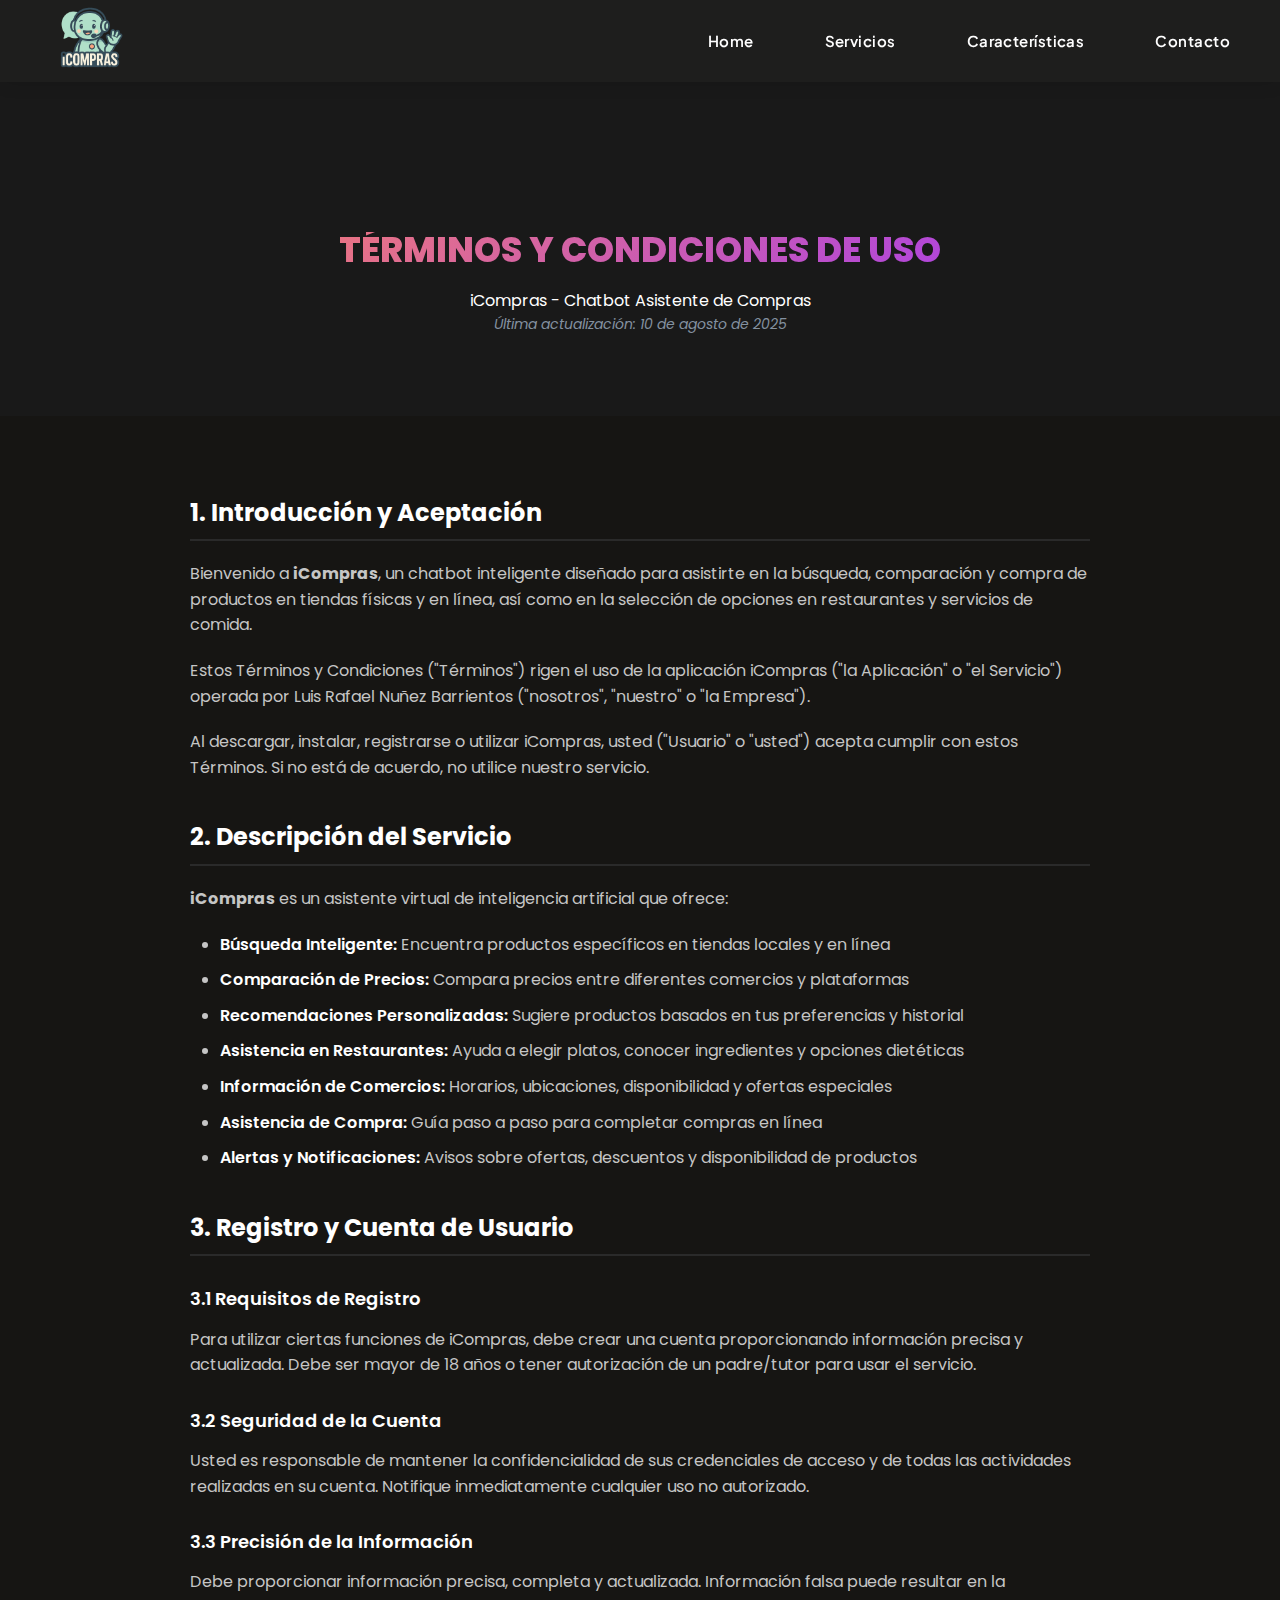
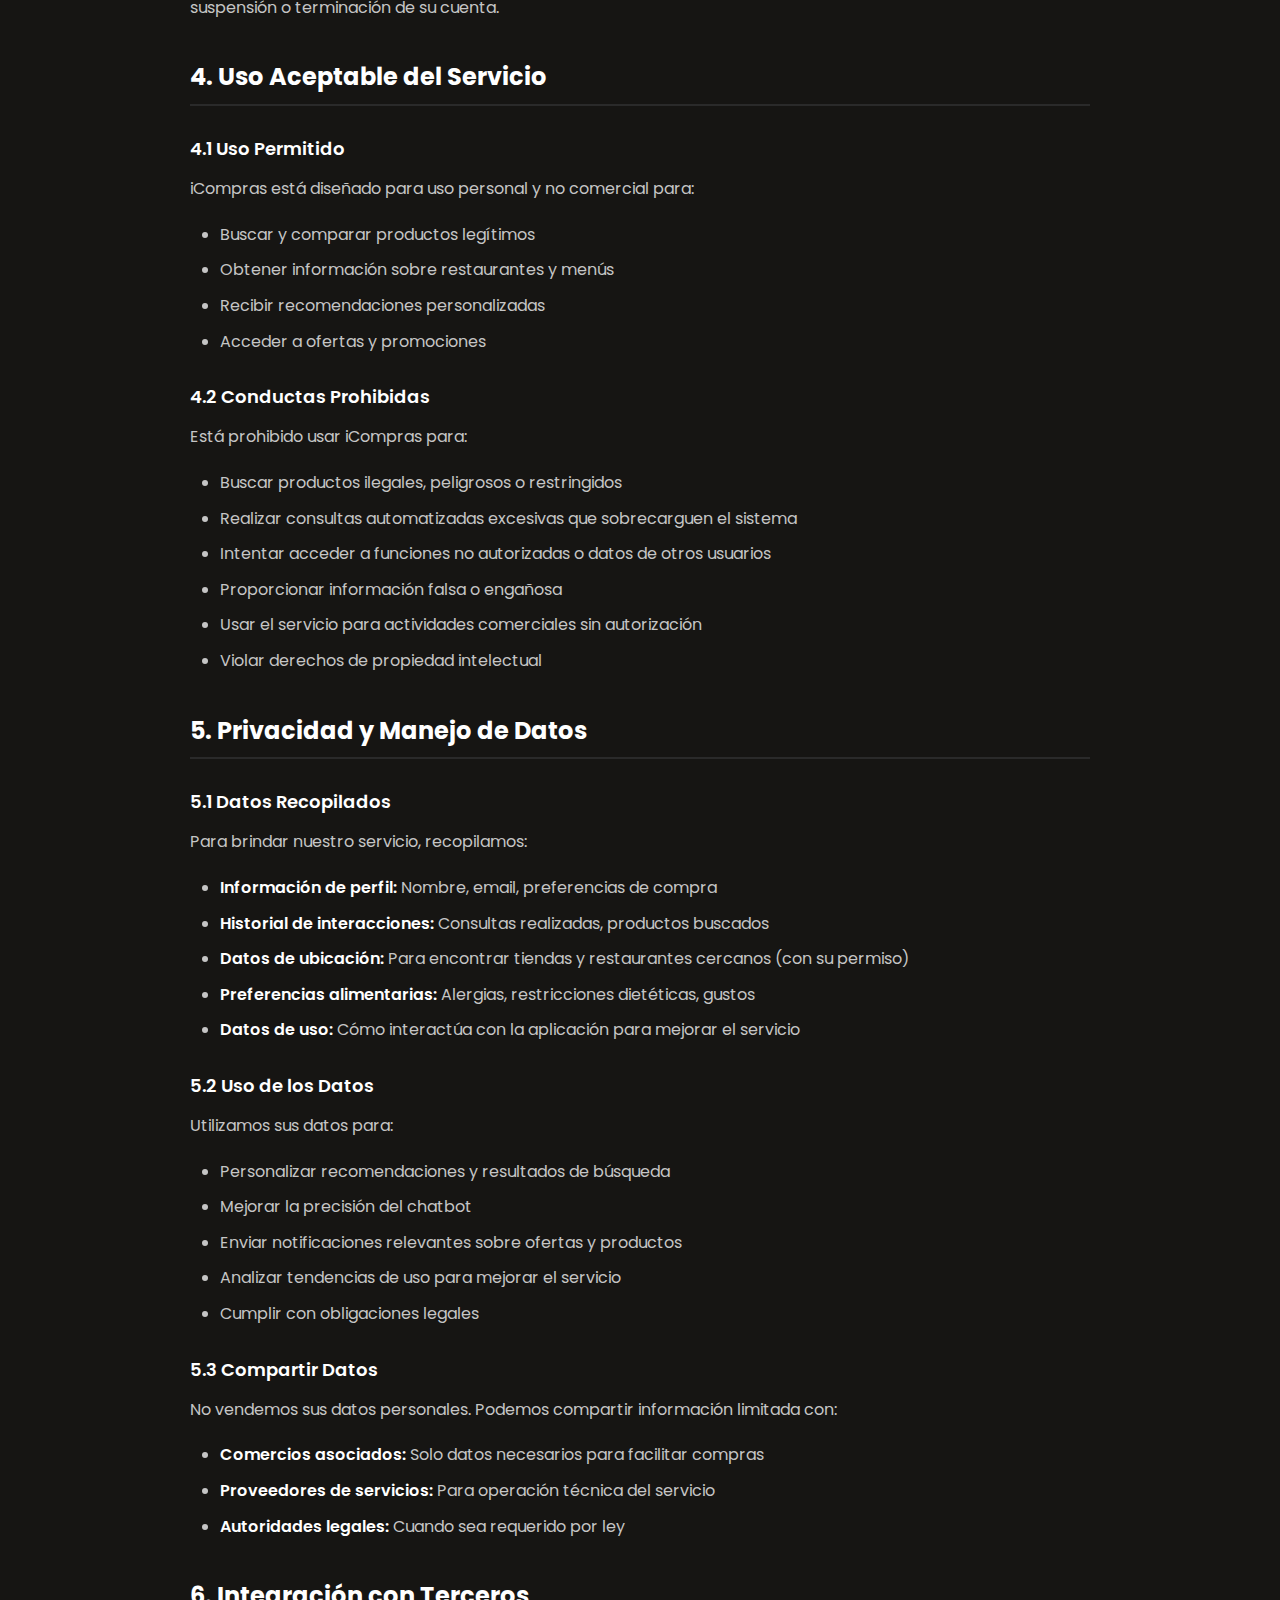
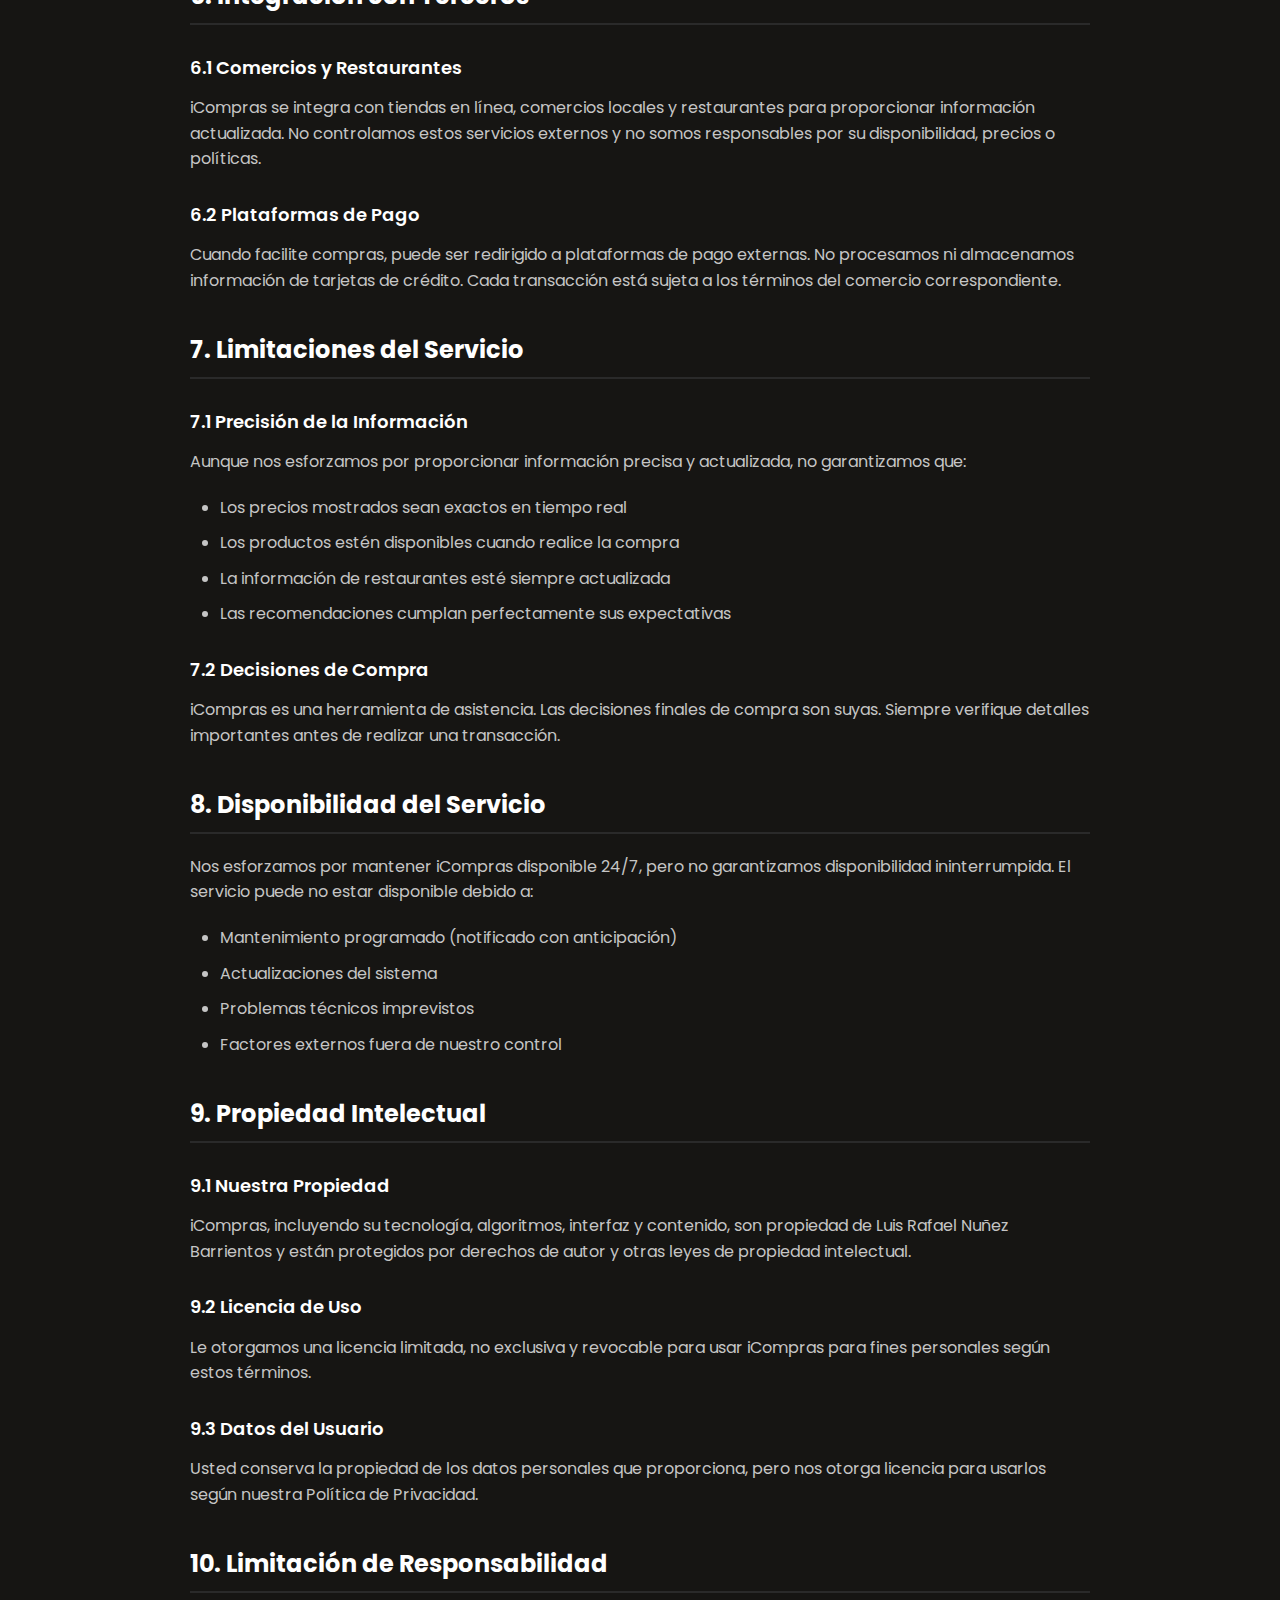
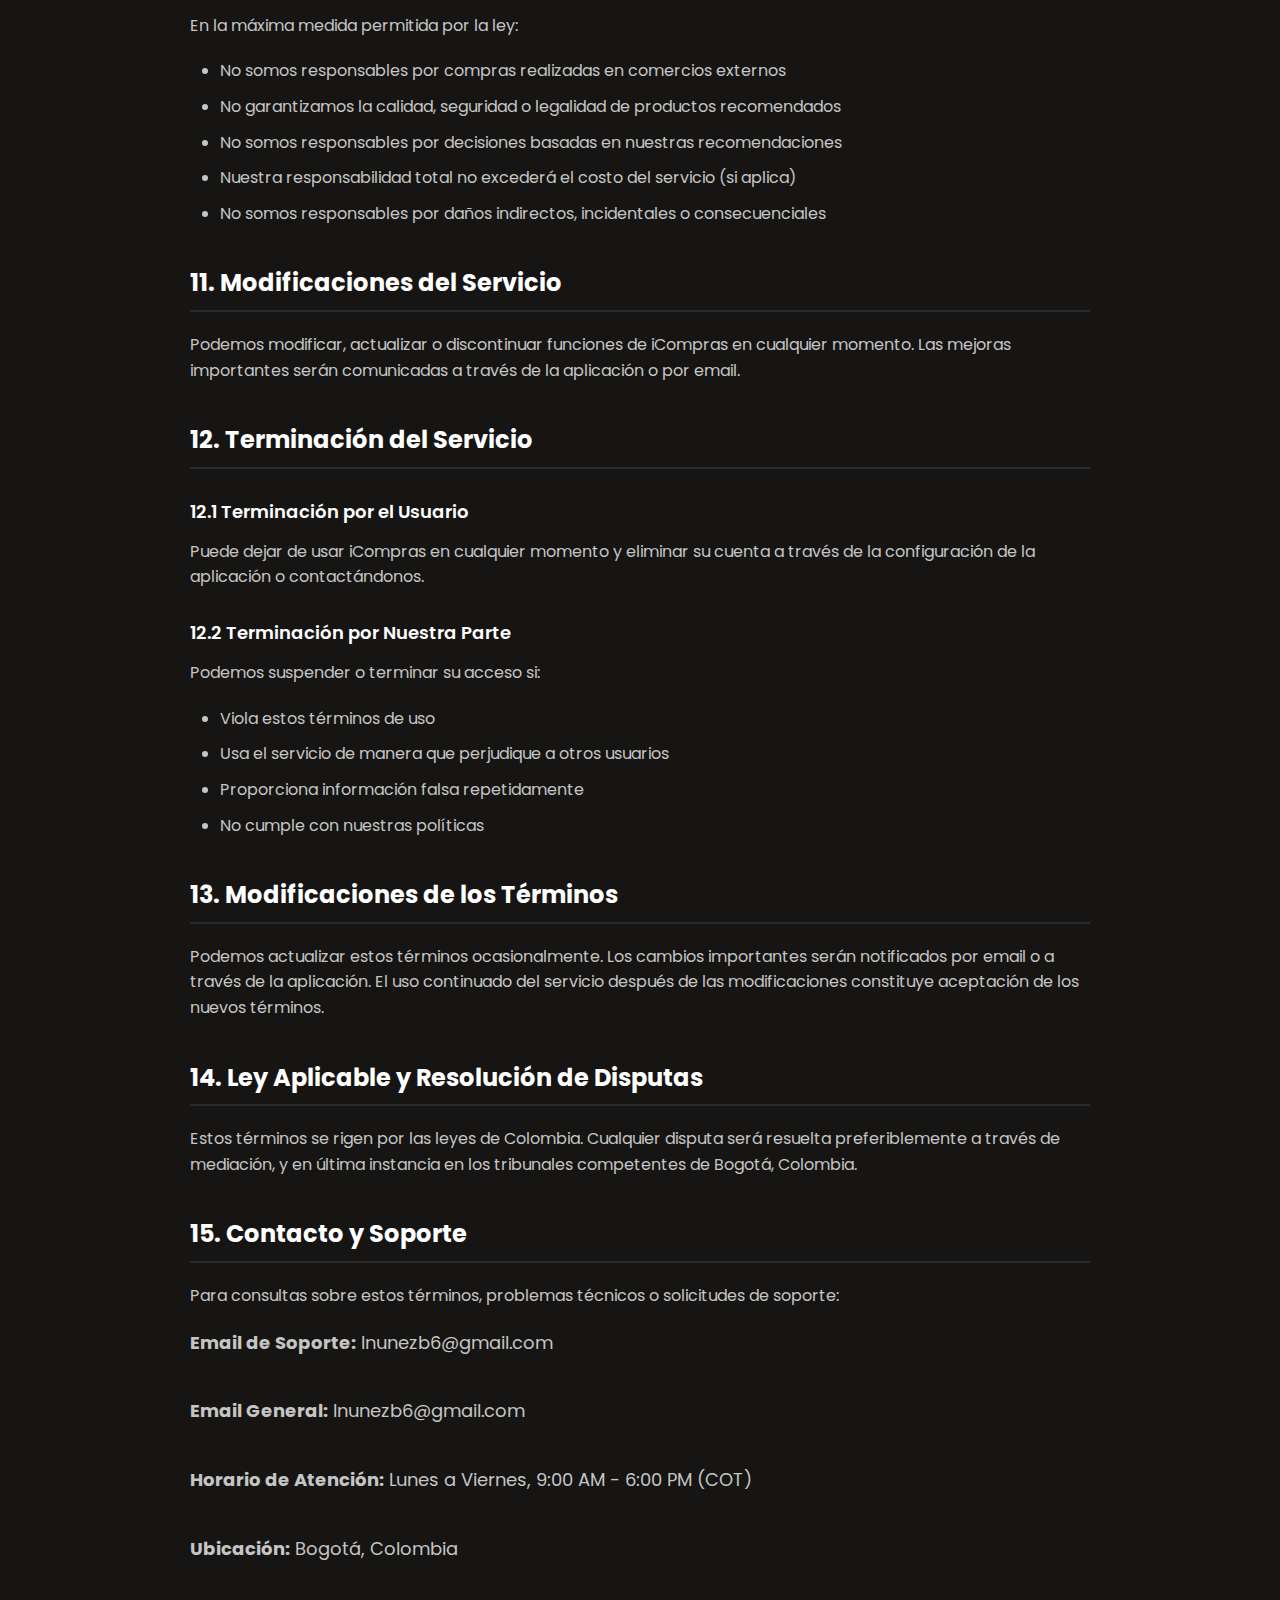
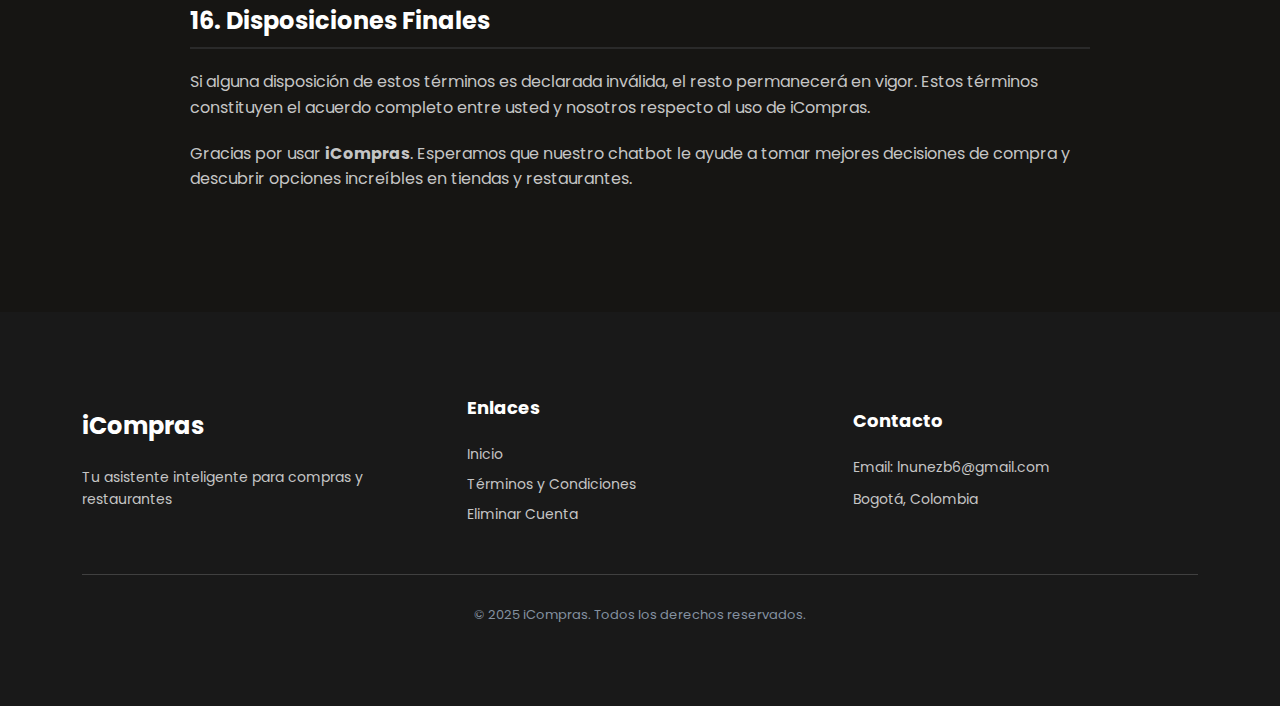
<file: terms_and_conditions.html>
<!DOCTYPE html>
<html lang="es">
<head>
    <meta charset="UTF-8">
    <meta name="viewport" content="width=device-width, initial-scale=1.0">

    <!-- SEO Meta Tags -->
    <title>Términos y Condiciones de Uso - iCompras Chatbot Asistente</title>
    <meta name="description" content="Términos y condiciones de uso de iCompras, el chatbot inteligente que te ayuda a encontrar y comprar productos en tiendas y restaurantes">
    <meta name="robots" content="noindex, nofollow">

    <!-- Favicon -->
    <link rel="icon" type="image/png" href="assets/img/new_logo.png">
    <link rel="apple-touch-icon" href="assets/img/new_logo.png">

    <!-- Fonts -->
    <link rel="preconnect" href="https://fonts.googleapis.com">
    <link rel="preconnect" href="https://fonts.gstatic.com" crossorigin>
    <link href="https://fonts.googleapis.com/css2?family=Poppins:wght@300;400;600;700;800&family=Plus+Jakarta+Sans:wght@600&family=Inter:wght@800&display=swap" rel="stylesheet">

    <!-- Stylesheets -->
    <link rel="stylesheet" href="assets/css/styles.css">
</head>
<body>
    <!-- Header -->
    <header class="header">
        <div class="navbar">
            <img src="assets/img/new_logo.png" alt="Logo" class="logo">
            <nav>
                <a href="index.html#home">Home</a>
                <a href="index.html#services">Servicios</a>
                <a href="index.html#features">Características</a>
                <a href="index.html#contact">Contacto</a>
            </nav>
        </div>
    </header>

    <main>
        <!-- Page Header -->
        <div class="page-header">
            <div class="container">
                <h1 class="page-header__title">Términos y Condiciones de Uso</h1>
                <p class="page-header__subtitle">iCompras - Chatbot Asistente de Compras</p>
                <p class="page-header__updated">Última actualización: 10 de agosto de 2025</p>
            </div>
        </div>

        <!-- Page Content -->
        <div class="page-content">
            <div class="container">
                <section>
                    <h2>1. Introducción y Aceptación</h2>
                    <p>
                        Bienvenido a <strong>iCompras</strong>, un chatbot inteligente diseñado para asistirte en la búsqueda,
                        comparación y compra de productos en tiendas físicas y en línea, así como en la selección de opciones
                        en restaurantes y servicios de comida.
                    </p>
                    <p>
                        Estos Términos y Condiciones ("Términos") rigen el uso de la aplicación iCompras ("la Aplicación" o "el Servicio")
                        operada por Luis Rafael Nuñez Barrientos ("nosotros", "nuestro" o "la Empresa").
                    </p>
                    <p>
                        Al descargar, instalar, registrarse o utilizar iCompras, usted ("Usuario" o "usted") acepta
                        cumplir con estos Términos. Si no está de acuerdo, no utilice nuestro servicio.
                    </p>
                </section>

                <section>
                    <h2>2. Descripción del Servicio</h2>
                    <p><strong>iCompras</strong> es un asistente virtual de inteligencia artificial que ofrece:</p>
                    <ul>
                        <li><strong>Búsqueda Inteligente:</strong> Encuentra productos específicos en tiendas locales y en línea</li>
                        <li><strong>Comparación de Precios:</strong> Compara precios entre diferentes comercios y plataformas</li>
                        <li><strong>Recomendaciones Personalizadas:</strong> Sugiere productos basados en tus preferencias y historial</li>
                        <li><strong>Asistencia en Restaurantes:</strong> Ayuda a elegir platos, conocer ingredientes y opciones dietéticas</li>
                        <li><strong>Información de Comercios:</strong> Horarios, ubicaciones, disponibilidad y ofertas especiales</li>
                        <li><strong>Asistencia de Compra:</strong> Guía paso a paso para completar compras en línea</li>
                        <li><strong>Alertas y Notificaciones:</strong> Avisos sobre ofertas, descuentos y disponibilidad de productos</li>
                    </ul>
                </section>

                <section>
                    <h2>3. Registro y Cuenta de Usuario</h2>
                    <h3>3.1 Requisitos de Registro</h3>
                    <p>
                        Para utilizar ciertas funciones de iCompras, debe crear una cuenta proporcionando
                        información precisa y actualizada. Debe ser mayor de 18 años o tener autorización
                        de un padre/tutor para usar el servicio.
                    </p>

                    <h3>3.2 Seguridad de la Cuenta</h3>
                    <p>
                        Usted es responsable de mantener la confidencialidad de sus credenciales de acceso
                        y de todas las actividades realizadas en su cuenta. Notifique inmediatamente cualquier
                        uso no autorizado.
                    </p>

                    <h3>3.3 Precisión de la Información</h3>
                    <p>
                        Debe proporcionar información precisa, completa y actualizada. Información falsa
                        puede resultar en la suspensión o terminación de su cuenta.
                    </p>
                </section>

                <section>
                    <h2>4. Uso Aceptable del Servicio</h2>
                    <h3>4.1 Uso Permitido</h3>
                    <p>iCompras está diseñado para uso personal y no comercial para:</p>
                    <ul>
                        <li>Buscar y comparar productos legítimos</li>
                        <li>Obtener información sobre restaurantes y menús</li>
                        <li>Recibir recomendaciones personalizadas</li>
                        <li>Acceder a ofertas y promociones</li>
                    </ul>

                    <h3>4.2 Conductas Prohibidas</h3>
                    <p>Está prohibido usar iCompras para:</p>
                    <ul>
                        <li>Buscar productos ilegales, peligrosos o restringidos</li>
                        <li>Realizar consultas automatizadas excesivas que sobrecarguen el sistema</li>
                        <li>Intentar acceder a funciones no autorizadas o datos de otros usuarios</li>
                        <li>Proporcionar información falsa o engañosa</li>
                        <li>Usar el servicio para actividades comerciales sin autorización</li>
                        <li>Violar derechos de propiedad intelectual</li>
                    </ul>
                </section>

                <section>
                    <h2>5. Privacidad y Manejo de Datos</h2>
                    <h3>5.1 Datos Recopilados</h3>
                    <p>Para brindar nuestro servicio, recopilamos:</p>
                    <ul>
                        <li><strong>Información de perfil:</strong> Nombre, email, preferencias de compra</li>
                        <li><strong>Historial de interacciones:</strong> Consultas realizadas, productos buscados</li>
                        <li><strong>Datos de ubicación:</strong> Para encontrar tiendas y restaurantes cercanos (con su permiso)</li>
                        <li><strong>Preferencias alimentarias:</strong> Alergias, restricciones dietéticas, gustos</li>
                        <li><strong>Datos de uso:</strong> Cómo interactúa con la aplicación para mejorar el servicio</li>
                    </ul>

                    <h3>5.2 Uso de los Datos</h3>
                    <p>Utilizamos sus datos para:</p>
                    <ul>
                        <li>Personalizar recomendaciones y resultados de búsqueda</li>
                        <li>Mejorar la precisión del chatbot</li>
                        <li>Enviar notificaciones relevantes sobre ofertas y productos</li>
                        <li>Analizar tendencias de uso para mejorar el servicio</li>
                        <li>Cumplir con obligaciones legales</li>
                    </ul>

                    <h3>5.3 Compartir Datos</h3>
                    <p>
                        No vendemos sus datos personales. Podemos compartir información limitada con:
                    </p>
                    <ul>
                        <li><strong>Comercios asociados:</strong> Solo datos necesarios para facilitar compras</li>
                        <li><strong>Proveedores de servicios:</strong> Para operación técnica del servicio</li>
                        <li><strong>Autoridades legales:</strong> Cuando sea requerido por ley</li>
                    </ul>
                </section>

                <section>
                    <h2>6. Integración con Terceros</h2>
                    <h3>6.1 Comercios y Restaurantes</h3>
                    <p>
                        iCompras se integra con tiendas en línea, comercios locales y restaurantes para
                        proporcionar información actualizada. No controlamos estos servicios externos
                        y no somos responsables por su disponibilidad, precios o políticas.
                    </p>

                    <h3>6.2 Plataformas de Pago</h3>
                    <p>
                        Cuando facilite compras, puede ser redirigido a plataformas de pago externas.
                        No procesamos ni almacenamos información de tarjetas de crédito. Cada transacción
                        está sujeta a los términos del comercio correspondiente.
                    </p>
                </section>

                <section>
                    <h2>7. Limitaciones del Servicio</h2>
                    <h3>7.1 Precisión de la Información</h3>
                    <p>
                        Aunque nos esforzamos por proporcionar información precisa y actualizada,
                        no garantizamos que:
                    </p>
                    <ul>
                        <li>Los precios mostrados sean exactos en tiempo real</li>
                        <li>Los productos estén disponibles cuando realice la compra</li>
                        <li>La información de restaurantes esté siempre actualizada</li>
                        <li>Las recomendaciones cumplan perfectamente sus expectativas</li>
                    </ul>

                    <h3>7.2 Decisiones de Compra</h3>
                    <p>
                        iCompras es una herramienta de asistencia. Las decisiones finales de compra
                        son suyas. Siempre verifique detalles importantes antes de realizar una transacción.
                    </p>
                </section>

                <section>
                    <h2>8. Disponibilidad del Servicio</h2>
                    <p>
                        Nos esforzamos por mantener iCompras disponible 24/7, pero no garantizamos
                        disponibilidad ininterrumpida. El servicio puede no estar disponible debido a:
                    </p>
                    <ul>
                        <li>Mantenimiento programado (notificado con anticipación)</li>
                        <li>Actualizaciones del sistema</li>
                        <li>Problemas técnicos imprevistos</li>
                        <li>Factores externos fuera de nuestro control</li>
                    </ul>
                </section>

                <section>
                    <h2>9. Propiedad Intelectual</h2>
                    <h3>9.1 Nuestra Propiedad</h3>
                    <p>
                        iCompras, incluyendo su tecnología, algoritmos, interfaz y contenido,
                        son propiedad de Luis Rafael Nuñez Barrientos y están protegidos por
                        derechos de autor y otras leyes de propiedad intelectual.
                    </p>

                    <h3>9.2 Licencia de Uso</h3>
                    <p>
                        Le otorgamos una licencia limitada, no exclusiva y revocable para usar
                        iCompras para fines personales según estos términos.
                    </p>

                    <h3>9.3 Datos del Usuario</h3>
                    <p>
                        Usted conserva la propiedad de los datos personales que proporciona,
                        pero nos otorga licencia para usarlos según nuestra Política de Privacidad.
                    </p>
                </section>

                <section>
                    <h2>10. Limitación de Responsabilidad</h2>
                    <p>
                        En la máxima medida permitida por la ley:
                    </p>
                    <ul>
                        <li>No somos responsables por compras realizadas en comercios externos</li>
                        <li>No garantizamos la calidad, seguridad o legalidad de productos recomendados</li>
                        <li>No somos responsables por decisiones basadas en nuestras recomendaciones</li>
                        <li>Nuestra responsabilidad total no excederá el costo del servicio (si aplica)</li>
                        <li>No somos responsables por daños indirectos, incidentales o consecuenciales</li>
                    </ul>
                </section>

                <section>
                    <h2>11. Modificaciones del Servicio</h2>
                    <p>
                        Podemos modificar, actualizar o discontinuar funciones de iCompras en cualquier momento.
                        Las mejoras importantes serán comunicadas a través de la aplicación o por email.
                    </p>
                </section>

                <section>
                    <h2>12. Terminación del Servicio</h2>
                    <h3>12.1 Terminación por el Usuario</h3>
                    <p>
                        Puede dejar de usar iCompras en cualquier momento y eliminar su cuenta
                        a través de la configuración de la aplicación o contactándonos.
                    </p>

                    <h3>12.2 Terminación por Nuestra Parte</h3>
                    <p>
                        Podemos suspender o terminar su acceso si:
                    </p>
                    <ul>
                        <li>Viola estos términos de uso</li>
                        <li>Usa el servicio de manera que perjudique a otros usuarios</li>
                        <li>Proporciona información falsa repetidamente</li>
                        <li>No cumple con nuestras políticas</li>
                    </ul>
                </section>

                <section>
                    <h2>13. Modificaciones de los Términos</h2>
                    <p>
                        Podemos actualizar estos términos ocasionalmente. Los cambios importantes
                        serán notificados por email o a través de la aplicación. El uso continuado
                        del servicio después de las modificaciones constituye aceptación de los nuevos términos.
                    </p>
                </section>

                <section>
                    <h2>14. Ley Aplicable y Resolución de Disputas</h2>
                    <p>
                        Estos términos se rigen por las leyes de Colombia. Cualquier disputa será
                        resuelta preferiblemente a través de mediación, y en última instancia en
                        los tribunales competentes de Bogotá, Colombia.
                    </p>
                </section>

                <section>
                    <h2>15. Contacto y Soporte</h2>
                    <p>
                        Para consultas sobre estos términos, problemas técnicos o solicitudes de soporte:
                    </p>
                    <div class="contact-info">
                        <p><strong>Email de Soporte:</strong> lnunezb6@gmail.com</p>
                        <p><strong>Email General:</strong> lnunezb6@gmail.com</p>
                        <p><strong>Horario de Atención:</strong> Lunes a Viernes, 9:00 AM - 6:00 PM (COT)</p>
                        <p><strong>Ubicación:</strong> Bogotá, Colombia</p>
                    </div>
                </section>

                <section>
                    <h2>16. Disposiciones Finales</h2>
                    <p>
                        Si alguna disposición de estos términos es declarada inválida, el resto
                        permanecerá en vigor. Estos términos constituyen el acuerdo completo entre
                        usted y nosotros respecto al uso de iCompras.
                    </p>
                    <p>
                        Gracias por usar <strong>iCompras</strong>. Esperamos que nuestro chatbot
                        le ayude a tomar mejores decisiones de compra y descubrir opciones increíbles
                        en tiendas y restaurantes.
                    </p>
                </section>
            </div>
        </div>
    </main>

    <!-- Footer -->
    <footer class="footer">
        <div class="container">
            <div class="footer__content">
                <div class="footer__section">
                    <h3>iCompras</h3>
                    <p>Tu asistente inteligente para compras y restaurantes</p>
                </div>
                <div class="footer__section">
                    <h4>Enlaces</h4>
                    <a href="index.html">Inicio</a>
                    <a href="terms_and_conditions.html">Términos y Condiciones</a>
                    <a href="delete_account.html">Eliminar Cuenta</a>
                </div>
                <div class="footer__section">
                    <h4>Contacto</h4>
                    <p>Email: lnunezb6@gmail.com</p>
                    <p>Bogotá, Colombia</p>
                </div>
            </div>
            <div class="footer__bottom">
                <p>&copy; 2025 iCompras. Todos los derechos reservados.</p>
            </div>
        </div>
    </footer>
</body>
</html>
</file>
<file: assets/css/styles.css>
/* ==========================================================================
   CSS Reset and Global Variables
   ========================================================================== */

:root {
  /* Colors */
  --color-primary: #635bff;
  --color-primary-dark: #4c44d4;
  --color-text: #1a1a1a;
  --color-text-secondary: #6b7280;
  --color-background: #ffffff;
  --color-surface: #f9fafb;
  --color-border: #e5e7eb;
  --color-success: #10b981;
  --color-warning: #f59e0b;
  --color-error: #ef4444;

  /* Typography */
  --font-family: -apple-system, BlinkMacSystemFont, 'Inter', 'Roboto', 'Segoe UI', system-ui, sans-serif;
  --font-size-xs: 0.75rem;
  --font-size-sm: 0.875rem;
  --font-size-base: 1rem;
  --font-size-lg: 1.125rem;
  --font-size-xl: 1.25rem;
  --font-size-2xl: 1.5rem;
  --font-size-3xl: 1.875rem;
  --font-size-4xl: 2.25rem;
  --font-size-5xl: 3rem;

  /* Spacing */
  --spacing-xs: 0.25rem;
  --spacing-sm: 0.5rem;
  --spacing-md: 1rem;
  --spacing-lg: 1.5rem;
  --spacing-xl: 2rem;
  --spacing-2xl: 3rem;
  --spacing-3xl: 4rem;

  /* Shadows */
  --shadow-sm: 0 1px 2px 0 rgb(0 0 0 / 0.05);
  --shadow-md: 0 4px 6px -1px rgb(0 0 0 / 0.1), 0 2px 4px -2px rgb(0 0 0 / 0.1);
  --shadow-lg: 0 10px 15px -3px rgb(0 0 0 / 0.1), 0 4px 6px -4px rgb(0 0 0 / 0.1);

  /* Transitions */
  --transition: all 0.2s ease-in-out;
}

/* Dark mode */
@media (prefers-color-scheme: dark) {
  :root {
    --color-text: #f9fafb;
    --color-text-secondary: #9ca3af;
    --color-background: #111827;
    --color-surface: #1f2937;
    --color-border: #374151;
  }
}

/* Basic reset */
*,
*::before,
*::after {
  box-sizing: border-box;
}

* {
  margin: 0;
  padding: 0;
}

html {
  font-size: 16px;
  scroll-behavior: smooth;
}

body {
  font-family: 'Poppins', sans-serif;
  background-color: #161513;
  color: #FFFFFF;
  line-height: 1.6;
  overflow-x: hidden;
  -webkit-font-smoothing: antialiased;
  -moz-osx-font-smoothing: grayscale;
}

img,
picture,
video,
canvas,
svg {
  display: block;
  max-width: 100%;
  height: auto;
}

input,
button,
textarea,
select {
  font: inherit;
}

/* ==========================================================================
   Base Components
   ========================================================================== */

.container {
  width: 100%;
  max-width: 1200px;
  margin: 0 auto;
  padding: 0 var(--spacing-md);
}

.btn {
  font-family: 'Poppins', sans-serif;
  font-weight: 600;
  font-size: 21px;
  line-height: 1.5;
  border: none;
  border-radius: 50px;
  padding: 16px 28px;
  text-decoration: none;
  cursor: pointer;
  transition: all 0.3s ease;
  display: inline-flex;
  align-items: center;
  justify-content: center;
  white-space: nowrap;
}

.btn:focus-visible {
  outline: 2px solid var(--color-primary);
  outline-offset: 2px;
}

.btn-primary {
  background: linear-gradient(135deg, #FF8660 0%, #9A33FF 100%);
  color: #FFFFFF;
  border: 2px solid transparent;
}

.btn-primary:hover {
  background: linear-gradient(135deg, #D5491D 0%, #7C3AED 100%);
  transform: translateY(-2px);
  box-shadow: 0 8px 25px rgba(255, 134, 96, 0.3);
}

.btn-secondary {
  background-color: transparent;
  color: #FFFFFF;
  border: 2px solid #FFFFFF;
}

.btn-secondary:hover {
  background: linear-gradient(135deg, #FF8660 0%, #9A33FF 100%);
  border-color: transparent;
}

.card {
  background-color: var(--color-surface);
  border: 1px solid var(--color-border);
  border-radius: 12px;
  padding: var(--spacing-xl);
  box-shadow: var(--shadow-sm);
  transition: var(--transition);
}

.card:hover {
  box-shadow: var(--shadow-md);
  transform: translateY(-2px);
}

/* ==========================================================================
   Header and Navigation
   ========================================================================== */

.header {
  position: fixed;
  top: 0;
  left: 0;
  width: 100%;
  background-color: rgba(34, 34, 34, 0.7);
  backdrop-filter: blur(10px);
  box-shadow: 0 4px 16px -2px rgba(0, 0, 0, 0.1);
  z-index: 1000;
  padding: 0 314px;
}

.navbar {
  display: flex;
  justify-content: space-between;
  align-items: center;
  height: 82px;
  max-width: 1440px;
  margin: 0 auto;
}

.logo {
  width: 80px;
  height: 80px;
  border-radius: 50%;
}

.navbar nav {
  display: flex;
  gap: 71px;
}

.navbar nav a {
  font-family: 'Plus Jakarta Sans', sans-serif;
  font-weight: 600;
  font-size: 15px;
  line-height: 1.26;
  letter-spacing: 0.03em;
  color: #FFFFFF;
  text-decoration: none;
  transition: color 0.3s ease;
}

.navbar nav a:hover {
  color: #FF8660;
}

/* ==========================================================================
   Main Content
   ========================================================================== */

.main {
  padding-top: 82px;
}

/* ==========================================================================
   Hero Section
   ========================================================================== */

.hero {
  display: flex;
  justify-content: center;
  align-items: center;
  max-width: 1440px;
  margin: 0 auto;
  padding: 120px 40px;
  min-height: calc(100vh - 82px);
}

.hero-content {
  display: flex;
  align-items: center;
  gap: 60px;
  width: 100%;
  max-width: 1200px;
}

.hero-text {
  flex: 1;
  max-width: 600px;
}

.hero-title {
  font-family: 'Poppins', sans-serif;
  font-weight: 800;
  font-size: 55px;
  line-height: 1.15;
  text-align: left;
  background: linear-gradient(135deg, #FF8660 0%, #9A33FF 100%);
  -webkit-background-clip: text;
  -webkit-text-fill-color: transparent;
  background-clip: text;
  margin-bottom: 39px;
}

.hero-description {
  font-family: 'Poppins', sans-serif;
  font-weight: 300;
  font-size: 18px;
  line-height: 1.5;
  letter-spacing: 0.03em;
  color: #C5C5C5;
  text-align: left;
  margin-bottom: 54px;
}

.hero-buttons {
  display: flex;
  gap: 18px;
  justify-content: flex-start;
  margin-bottom: 40px;
}

.hero-logo {
  flex-shrink: 0;
  display: flex;
  align-items: center;
  justify-content: center;
}

.hero-logo-img {
  width: 300px;
  height: 300px;
  object-fit: contain;
}

@media (max-width: 1200px) {
  .hero-content {
    flex-direction: column;
    text-align: center;
    gap: 40px;
  }

  .hero-text {
    max-width: none;
  }

  .hero-title,
  .hero-description {
    text-align: center;
  }

  .hero-buttons {
    justify-content: center;
  }

  .hero-logo-img {
    width: 250px;
    height: 250px;
  }
}

@media (max-width: 768px) {
  .hero {
    padding: 140px 20px 60px;
  }

  .hero-content {
    gap: 30px;
  }

  .hero-title {
    font-size: 36px;
    text-align: center;
  }

  .hero-description {
    font-size: 16px;
    text-align: center;
  }

  .hero-buttons {
    flex-direction: column;
    align-items: center;
    gap: 15px;
  }

  .hero-logo-img {
    width: 200px;
    height: 200px;
  }
}

/* ==========================================================================
   Experience With Section
   ========================================================================== */

.experience-with {
  text-align: center;
  padding: 156px 0 78px;
  max-width: 1440px;
  margin: 0 auto;
}

.experience-with-title {
  font-family: 'Poppins', sans-serif;
  font-weight: 600;
  font-size: 20px;
  line-height: 1.5;
  letter-spacing: 0.12em;
  color: #C5C5C5;
  margin-bottom: 78px;
}

.tech-logos {
  display: flex;
  justify-content: center;
  align-items: center;
  gap: 60px;
}

.tech-logo svg {
  transition: transform 0.3s ease;
}

.tech-logo:hover svg {
  transform: scale(1.1);
}

/* ==========================================================================
   Projects Section
   ========================================================================== */

.projects {
  padding: 40px 0 97px;
  max-width: 1440px;
  margin: 0 auto;
}

.section-title {
  font-family: 'Poppins', sans-serif;
  font-weight: 800;
  font-size: 35px;
  line-height: 1.02;
  text-transform: uppercase;
  text-align: center;
  margin-bottom: 63px;
}

.projects-title {
  background: linear-gradient(180deg, #FF8660 0%, #D5491D 100%);
  -webkit-background-clip: text;
  -webkit-text-fill-color: transparent;
  background-clip: text;
}

.projects-grid {
  display: grid;
  grid-template-columns: repeat(2, 390px);
  gap: 30px;
  justify-content: center;
  padding: 0 315px;
}

.project-card {
  background-color: #2A2A2A;
  border-radius: 18px;
  overflow: hidden;
  transition: transform 0.3s ease;
  cursor: pointer;
}

.project-card:hover {
  transform: translateY(-5px);
}

.project-image {
  width: 100%;
  height: 235px;
  overflow: hidden;
}

.project-image img {
  width: 100%;
  height: 100%;
  object-fit: cover;
}

.project-content {
  padding: 12px 23px 14px;
  display: flex;
  justify-content: space-between;
  align-items: center;
}

.project-subtitle {
  font-family: 'Inter', sans-serif;
  font-weight: 800;
  font-size: 10px;
  line-height: 1.9;
  text-transform: uppercase;
  color: #C5C5C5;
  margin-bottom: 0;
}

.project-title {
  font-family: 'Poppins', sans-serif;
  font-weight: 800;
  font-size: 19px;
  line-height: 1.05;
  text-transform: uppercase;
  color: #FFFFFF;
  margin-top: 0;
}

.project-icon {
  transition: transform 0.3s ease;
}

.project-card:hover .project-icon {
  transform: translateX(5px);
}

/* ==========================================================================
   Experience Section
   ========================================================================== */

.experience {
  padding: 40px 0 107px;
  max-width: 1440px;
  margin: 0 auto;
}

.experience-title {
  background: linear-gradient(180deg, #5BADFF 0%, #1373D1 100%);
  -webkit-background-clip: text;
  -webkit-text-fill-color: transparent;
  background-clip: text;
}

.experience-list {
  max-width: 810px;
  margin: 0 auto;
  padding: 0 315px;
}

.experience-item {
  display: flex;
  align-items: flex-start;
  gap: 45px;
  margin-bottom: 50px;
  padding-bottom: 50px;
}

.experience-item:not(:last-child) {
  border-bottom: 1px solid #2A2A2A;
}

.experience-logo {
  flex-shrink: 0;
  width: 34px;
  height: 32px;
  display: flex;
  align-items: center;
  justify-content: center;
}

.experience-content {
  flex: 1;
}

.experience-job-title {
  font-family: 'Poppins', sans-serif;
  font-weight: 700;
  font-size: 22px;
  line-height: 1.5;
  color: #FFFFFF;
  text-align: center;
  margin-bottom: 23px;
}

.experience-description {
  font-family: 'Poppins', sans-serif;
  font-weight: 400;
  font-size: 14px;
  line-height: 1.5;
  color: #8491A0;
  margin-bottom: 16px;
  text-align: left;
}

.experience-date {
  font-family: 'Poppins', sans-serif;
  font-weight: 400;
  font-size: 14px;
  line-height: 1.5;
  color: #8491A0;
  float: right;
}

/* ==========================================================================
   Footer
   ========================================================================== */

.footer {
  background-color: #191919;
  padding: 82px 324px;
  margin-top: auto;
}

.footer-content {
  max-width: 1448px;
  margin: 0 auto;
}

.footer-title {
  font-family: 'Poppins', sans-serif;
  font-weight: 700;
  font-size: 24px;
  line-height: 1.5;
  letter-spacing: 0.02em;
  color: #FFFFFF;
  margin-bottom: 69px;
}

.footer-description {
  font-family: 'Poppins', sans-serif;
  font-weight: 300;
  font-size: 14px;
  line-height: 1.5;
  letter-spacing: 0.02em;
  color: #C5C5C5;
  margin-bottom: 22px;
  max-width: 676px;
}

.footer-contact {
  display: flex;
  align-items: center;
  gap: 22px;
  margin-bottom: 42px;
}

.email-icon {
  width: 17px;
  height: 17px;
}

.email-text {
  font-family: 'Poppins', sans-serif;
  font-weight: 600;
  font-size: 14px;
  line-height: 1.5;
  letter-spacing: 0.02em;
  color: #C5C5C5;
}

.social-icons {
  display: flex;
  gap: 27px;
}

.social-icons svg {
  cursor: pointer;
  transition: transform 0.3s ease;
}

.social-icons svg:hover {
  transform: scale(1.1);
}

/* ==========================================================================
   Services Section
   ========================================================================== */

.services {
  padding: 80px 0;
  max-width: 1440px;
  margin: 0 auto;
}

.services-title {
  background: linear-gradient(180deg, #10B981 0%, #065F46 100%);
  -webkit-background-clip: text;
  -webkit-text-fill-color: transparent;
  background-clip: text;
}

.services-grid {
  display: grid;
  grid-template-columns: repeat(auto-fit, minmax(300px, 1fr));
  gap: 40px;
  padding: 0 50px;
  max-width: 1200px;
  margin: 0 auto;
}

.service-card {
  background-color: #2A2A2A;
  border-radius: 18px;
  padding: 30px;
  text-align: center;
  transition: transform 0.3s ease;
  cursor: pointer;
}

.service-card:hover {
  transform: translateY(-5px);
}

.service-icon {
  margin: 0 auto 20px;
  display: flex;
  justify-content: center;
}

.service-title {
  font-family: 'Poppins', sans-serif;
  font-weight: 700;
  font-size: 20px;
  color: #FFFFFF;
  margin-bottom: 15px;
}

.service-description {
  font-family: 'Poppins', sans-serif;
  font-weight: 400;
  font-size: 14px;
  line-height: 1.5;
  color: #C5C5C5;
}

  .hero-logo {
    margin-left: 100px;
    margin-top: 40px;
  }

  .hero-logo-img {
    width: 700px;
    height: 700px;
  }

/* ==========================================================================
   Specific Pages - Terms and Deletion with Figma Design
   ========================================================================== */

.page-header {
  background-color: #191919;
  padding: 150px 0 80px;
  text-align: center;
  margin-top: 82px;
}

.page-header__title {
  font-family: 'Poppins', sans-serif;
  font-weight: 800;
  font-size: 35px;
  line-height: 1.02;
  text-transform: uppercase;
  background: linear-gradient(135deg, #FF8660 0%, #9A33FF 100%);
  -webkit-background-clip: text;
  -webkit-text-fill-color: transparent;
  background-clip: text;
  margin-bottom: 20px;
}

.page-header__updated {
  font-family: 'Poppins', sans-serif;
  font-weight: 400;
  font-size: 14px;
  color: #8491A0;
  font-style: italic;
}

.page-content {
  padding: 80px 0;
  max-width: 1000px;
  margin: 0 auto;
  background-color: #161513;
}

.page-content .container {
  padding: 0 50px;
}

.page-content section {
  margin-bottom: 40px;
  .hero-logo-img {
    width: 200px;
    height: 200px;
  }

}

.page-content h2 {
  font-family: 'Poppins', sans-serif;
  font-weight: 700;
  font-size: 24px;
  line-height: 1.4;
  color: #FFFFFF;
  margin: 40px 0 20px 0;
  border-bottom: 2px solid #2A2A2A;
  padding-bottom: 10px;
}

.page-content h2:first-child {
  margin-top: 0;
}

.page-content h3 {
  font-family: 'Poppins', sans-serif;
  font-weight: 600;
  font-size: 18px;
  line-height: 1.4;
  color: #FFFFFF;
  margin: 30px 0 15px 0;
}

.page-content p {
  font-family: 'Poppins', sans-serif;
  font-weight: 400;
  font-size: 16px;
  line-height: 1.6;
  color: #C5C5C5;
  margin-bottom: 20px;
}

.page-content ul,
.page-content ol {
  margin-bottom: 20px;
  padding-left: 30px;
}

.page-content li {
  font-family: 'Poppins', sans-serif;
  font-weight: 400;
  font-size: 16px;
  line-height: 1.6;
  color: #C5C5C5;
  margin-bottom: 10px;
}

.page-content li strong {
  color: #FFFFFF;
  font-weight: 600;
}

.page-content a {
  color: #FF8660;
  text-decoration: underline;
  transition: color 0.3s ease;
}

.page-content a:hover {
  color: #9A33FF;
  text-decoration: none;
}

.notice {
  background: linear-gradient(135deg, #FF8660 0%, #9A33FF 100%);
  color: #FFFFFF;
  padding: 20px;
  border-radius: 12px;
  margin: 30px 0;
  font-family: 'Poppins', sans-serif;
  font-weight: 500;
  font-size: 16px;
  line-height: 1.5;
}

.notice--info {
  background: linear-gradient(135deg, #5BADFF 0%, #1373D1 100%);
}

.notice strong {
  font-weight: 700;
}

/* ==========================================================================
   Active navigation
   ========================================================================== */

.nav-active {
  color: #FF8660 !important;
  position: relative;
}

.nav-active::after {
  content: '';
  position: absolute;
  bottom: -5px;
  left: 0;
  width: 100%;
  height: 2px;
  background: linear-gradient(135deg, #FF8660 0%, #9A33FF 100%);
  border-radius: 1px;
}

/* ==========================================================================
   Active footer links
   ========================================================================== */

.footer-link-active {
  color: #FF8660 !important;
}

/* ==========================================================================
   Responsive Media Queries
   ========================================================================== */

@media (min-width: 480px) {
  .hero__title {
    font-size: var(--font-size-5xl);
  }

  .hero__actions {
    flex-wrap: nowrap;
  }

  .services {
    grid-template-columns: repeat(auto-fit, minmax(280px, 1fr));
  }

  .tech-stack {
    grid-template-columns: repeat(2, 1fr);
  }

  .process {
    grid-template-columns: repeat(2, 1fr);
  }

  .faq {
    grid-template-columns: repeat(auto-fit, minmax(300px, 1fr));
  }
}

@media (min-width: 768px) {
  .container {
    padding: 0 var(--spacing-xl);
  }

  .nav__menu {
    display: flex;
    position: static;
    background-color: transparent;
    border: none;
    padding: 0;
    flex-direction: row;
    box-shadow: none;
  }

  .nav__toggle {
    display: none;
  }

  .nav__link {
    padding: 0;
  }

  .services {
    grid-template-columns: repeat(3, 1fr);
  }

  .tech-stack {
    grid-template-columns: repeat(3, 1fr);
  }

  .process {
    grid-template-columns: repeat(4, 1fr);
  }

  .footer__content {
    grid-template-columns: 1fr auto 1fr;
    align-items: center;
    text-align: left;
  }

  .footer__links {
    justify-content: center;
  }

  .footer__copyright {
    text-align: right;
  }
}

@media (min-width: 1024px) {
  .section {
    padding: var(--spacing-3xl) 0;
  }

  .hero {
    padding: 5rem 0;
  }
}

@media (max-width: 1440px) {
  .header {
    padding: 0 50px;
  }

  .hero {
    padding: 362px 50px 0;
    flex-direction: column;
    text-align: center;
  }

  .hero-avatar {
    margin-left: 0;
    margin-top: 40px;
  }

  .projects-grid {
    padding: 0 50px;
    grid-template-columns: repeat(auto-fit, minmax(350px, 1fr));
    max-width: 100%;
  }

  .experience-list {
    padding: 0 50px;
  }

  .footer {
    padding: 82px 50px;
  }
}

@media (max-width: 768px) {
  .navbar {
    flex-direction: column;
    height: auto;
    padding: 20px 0;
  }

  .navbar nav {
    gap: 30px;
    flex-wrap: wrap;
    justify-content: center;
  }

  .hero {
    padding: 200px 20px 0;
  }

  .hero-title {
    font-size: 36px;
  }

  .hero-description {
    font-size: 16px;
  }

  .hero-buttons {
    flex-direction: column;
    align-items: center;
  }

  .tech-logos {
    flex-wrap: wrap;
    gap: 30px;
  }

  .projects-grid {
    grid-template-columns: 1fr;
    padding: 0 20px;
  }

  .experience-item {
    flex-direction: column;
    text-align: center;
  }

  .experience-job-title {
    text-align: center;
  }

  .experience-description {
    text-align: center;
  }

  .experience-date {
    float: none;
    text-align: center;
  }

  .footer {
    padding: 60px 20px;
  }

  .services-grid {
    grid-template-columns: 1fr;
    padding: 0 20px;
    gap: 30px;
  }

  .footer-links {
    flex-direction: column;
    align-items: center;
    gap: 15px;
  }

  .page-header {
    padding: 120px 0 60px;
  }

  .page-header__title {
    font-size: 28px;
  }

  .page-content .container {
    padding: 0 20px;
  }

  .page-content h2 {
    font-size: 20px;
  }

  .page-content h3 {
    font-size: 16px;
  }

  .page-content p,
  .page-content li {
    font-size: 14px;
  }

  .notice {
    padding: 15px;
    font-size: 14px;
  }
}

/* ==========================================================================
   Additional sections for the iCompras landing page
   ========================================================================== */

/* Section Title Global */
.section-title {
  font-family: 'Poppins', sans-serif;
  font-weight: 800;
  font-size: 35px;
  line-height: 1.02;
  text-align: center;
  background: linear-gradient(135deg, #FF8660 0%, #9A33FF 100%);
  -webkit-background-clip: text;
  -webkit-text-fill-color: transparent;
  background-clip: text;
  margin-bottom: 60px;
  text-transform: uppercase;
}

/* Features Section */
.features {
  padding: 100px 0;
  background-color: #1A1A1A;
}

.features-grid {
  display: grid;
  grid-template-columns: repeat(auto-fit, minmax(350px, 1fr));
  gap: 30px;
  max-width: 1200px;
  margin: 0 auto;
  padding: 0 50px;
}

.feature-card {
  background-color: #2A2A2A;
  border-radius: 18px;
  padding: 35px 30px;
  text-align: center;
  transition: all 0.3s ease;
  cursor: pointer;
  border: 2px solid transparent;
}

.feature-card:hover {
  transform: translateY(-8px);
  border: 2px solid rgba(255, 134, 96, 0.3);
  box-shadow: 0 20px 40px rgba(255, 134, 96, 0.15);
}

.feature-title {
  font-family: 'Poppins', sans-serif;
  font-weight: 700;
  font-size: 22px;
  color: #FFFFFF;
  margin-bottom: 20px;
  line-height: 1.3;
}

.feature-description {
  font-family: 'Poppins', sans-serif;
  font-weight: 400;
  font-size: 16px;
  line-height: 1.6;
  color: #C5C5C5;
}

/* Contact Section */
.contact {
  padding: 100px 0;
  background-color: #161513;
}

.contact-content {
  display: grid;
  grid-template-columns: 1fr 1fr;
  gap: 60px;
  max-width: 1200px;
  margin: 0 auto 80px auto;
  padding: 0 50px;
}

.contact-info h3 {
  font-family: 'Poppins', sans-serif;
  font-weight: 700;
  font-size: 28px;
  color: #FFFFFF;
  margin-bottom: 25px;
  line-height: 1.3;
}

.contact-info p {
  font-family: 'Poppins', sans-serif;
  font-weight: 400;
  font-size: 18px;
  line-height: 1.6;
  color: #C5C5C5;
  margin-bottom: 40px;
}

.contact-details {
  display: flex;
  flex-direction: column;
  gap: 20px;
}

.contact-item {
  font-family: 'Poppins', sans-serif;
  font-weight: 400;
  font-size: 16px;
  color: #C5C5C5;
  line-height: 1.5;
}

.contact-item strong {
  color: #FFFFFF;
  font-weight: 600;
}

/* Contact Form */
.contact-form {
  background-color: #2A2A2A;
  border-radius: 18px;
  padding: 40px;
}

.contact-form h4 {
  font-family: 'Poppins', sans-serif;
  font-weight: 700;
  font-size: 24px;
  color: #FFFFFF;
  margin-bottom: 15px;
}

.contact-form p {
  font-family: 'Poppins', sans-serif;
  font-weight: 400;
  font-size: 16px;
  color: #C5C5C5;
  margin-bottom: 30px;
  line-height: 1.5;
}

.newsletter-form {
  display: flex;
  flex-direction: column;
  gap: 20px;
}

.newsletter-form input[type="email"] {
  font-family: 'Poppins', sans-serif;
  font-size: 16px;
  padding: 15px 20px;
  border: 2px solid #404040;
  border-radius: 12px;
  background-color: #161513;
  color: #FFFFFF;
  transition: all 0.3s ease;
  width: 100%;
  box-sizing: border-box;
}

.newsletter-form input[type="email"]:focus {
  outline: none;
  border-color: #FF8660;
  box-shadow: 0 0 0 3px rgba(255, 134, 96, 0.1);
}

.newsletter-form input[type="email"]::placeholder {
  color: #8491A0;
}

.newsletter-form button {
  width: 100%;
  box-sizing: border-box;
}

/* App Features */
.app-features {
  max-width: 1200px;
  margin: 0 auto;
  padding: 0 50px;
}

.app-features h3 {
  font-family: 'Poppins', sans-serif;
  font-weight: 700;
  font-size: 26px;
  color: #FFFFFF;
  text-align: center;
  margin-bottom: 50px;
}

.features-list {
  display: grid;
  grid-template-columns: repeat(auto-fit, minmax(300px, 1fr));
  gap: 30px;
}

.feature-item {
  display: flex;
  align-items: flex-start;
  gap: 20px;
  background-color: #2A2A2A;
  padding: 25px;
  border-radius: 15px;
  transition: transform 0.3s ease;
}

.feature-item:hover {
  transform: translateY(-3px);
}

.feature-emoji {
  font-size: 32px;
  flex-shrink: 0;
}

.feature-item div {
  font-family: 'Poppins', sans-serif;
}

.feature-item strong {
  color: #FFFFFF;
  font-weight: 600;
  font-size: 16px;
}

.feature-item div {
  color: #C5C5C5;
  font-weight: 400;
  font-size: 15px;
  line-height: 1.5;
}

/* ==========================================================================
   Footer Updates
   ========================================================================== */

.footer__content {
  display: grid;
  grid-template-columns: repeat(auto-fit, minmax(280px, 1fr));
  gap: 40px;
  margin-bottom: 40px;
}

.footer__section h3,
.footer__section h4 {
  font-family: 'Poppins', sans-serif;
  font-weight: 700;
  color: #FFFFFF;
  margin-bottom: 20px;
}

.footer__section h3 {
  font-size: 24px;
}

.footer__section h4 {
  font-size: 18px;
}

.footer__section p {
  font-family: 'Poppins', sans-serif;
  font-weight: 400;
  font-size: 14px;
  color: #C5C5C5;
  line-height: 1.6;
  margin-bottom: 10px;
}

.footer__tagline {
  font-style: italic;
  color: #8491A0 !important;
  margin-top: 15px !important;
}

.footer__section a {
  font-family: 'Poppins', sans-serif;
  font-weight: 400;
  font-size: 14px;
  color: #C5C5C5;
  text-decoration: none;
  display: block;
  margin-bottom: 8px;
  transition: color 0.3s ease;
}

.footer__section a:hover {
  color: #FF8660;
}

.footer__bottom {
  border-top: 1px solid #404040;
  padding-top: 30px;
  text-align: center;
}

.footer__bottom p {
  font-family: 'Poppins', sans-serif;
  font-weight: 400;
  font-size: 13px;
  color: #8491A0;
  line-height: 1.5;
}

/* ==========================================================================
   Responsive Design Updates
   ========================================================================== */

@media (max-width: 768px) {
  .contact-content {
    grid-template-columns: 1fr;
    gap: 40px;
    padding: 0 20px;
  }

  .features-grid {
    grid-template-columns: 1fr;
    padding: 0 20px;
  }

  .feature-card {
    padding: 30px 25px;
  }

  .app-features {
    padding: 0 20px;
  }

  .features-list {
    grid-template-columns: 1fr;
  }

  .newsletter-form {
    text-align: center;
  }

  .section-title {
    font-size: 28px;
  }

  .contact-info h3 {
    font-size: 24px;
  }

  .footer__content {
    grid-template-columns: 1fr;
    gap: 30px;
    text-align: center;
  }
}

@media (max-width: 480px) {
  .features {
    padding: 60px 0;
  }

  .contact {
    padding: 60px 0;
  }

  .feature-item {
    flex-direction: column;
    text-align: center;
    gap: 15px;
  }

  .contact-form {
    padding: 30px 20px;
  }
}
</file>
